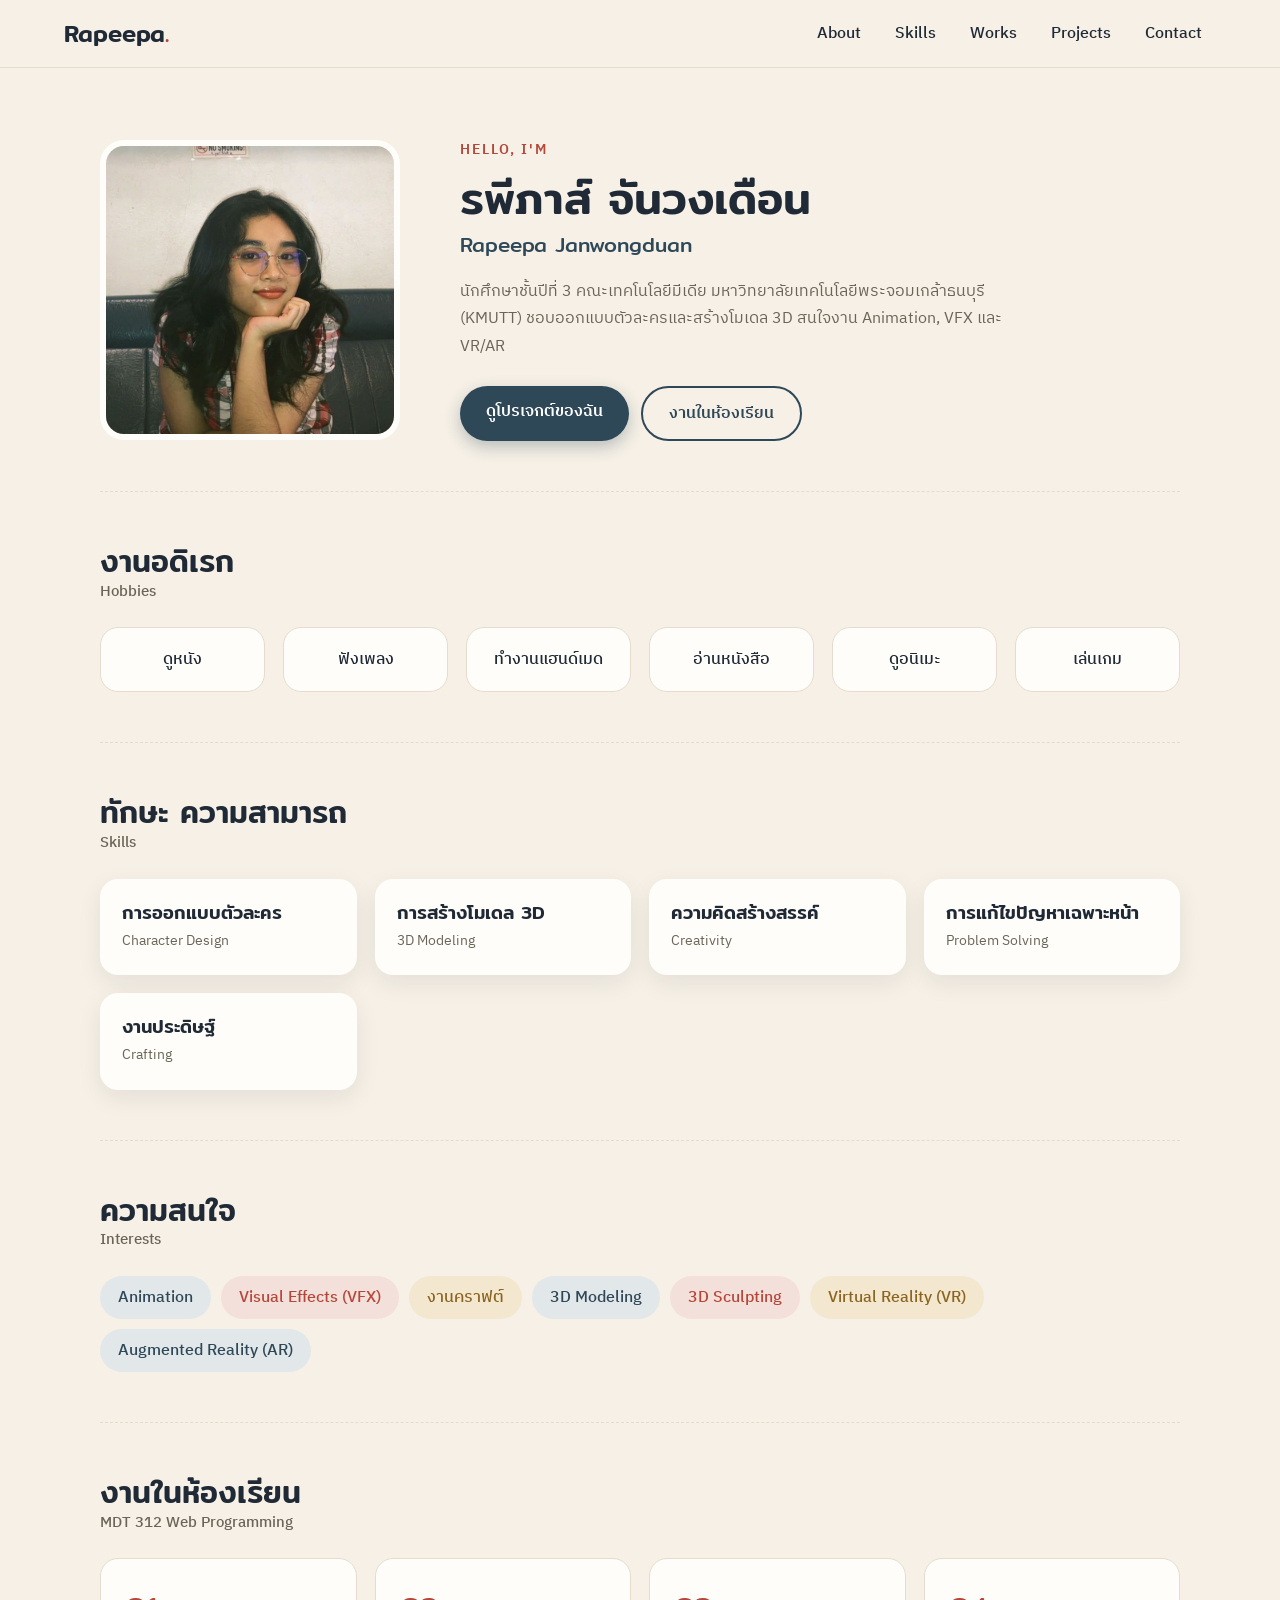
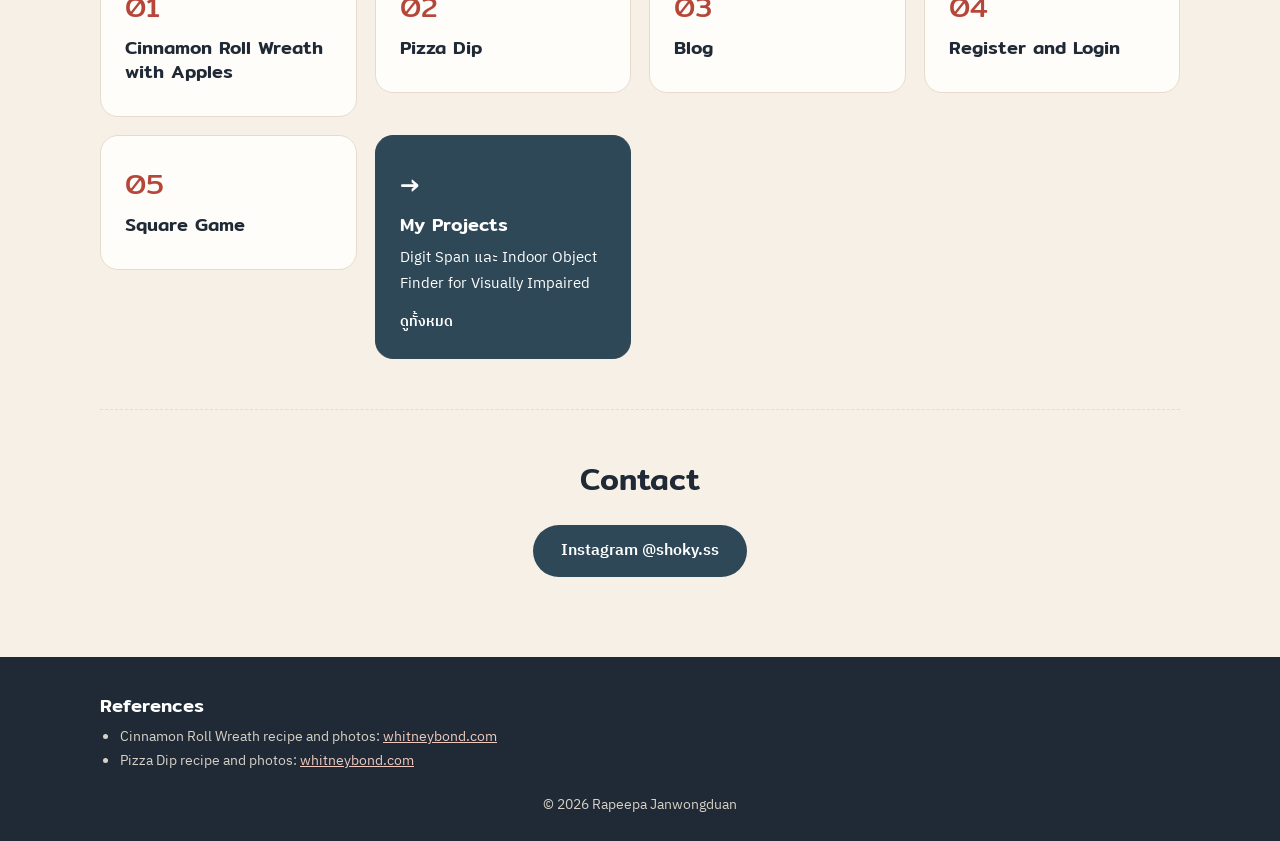
<file: index.html>
<!DOCTYPE html>
<html lang="th">
<head>
    <meta charset="UTF-8">
    <meta name="viewport" content="width=device-width, initial-scale=1.0">
    <title>Rapeepa Janwongduan | Portfolio</title>
    <link rel="preconnect" href="https://fonts.googleapis.com">
    <link rel="preconnect" href="https://fonts.gstatic.com" crossorigin>
    <link href="https://fonts.googleapis.com/css2?family=Mitr:wght@400;500;600&family=IBM+Plex+Sans+Thai:wght@400;500;600&display=swap" rel="stylesheet">
    <link rel="stylesheet" href="css/style.css">
    <script src="js/main.js"></script>
</head>
<body>

    <!-- ===== Navigation ===== -->
    <header class="navbar">
        <a href="index.html" class="logo">Rapeepa<span>.</span></a>
        <button class="menu-btn" id="menuBtn" aria-label="Open menu">&#9776;</button>
        <nav id="navLinks">
            <a href="#about">About</a>
            <a href="#skills">Skills</a>
            <a href="#works">Works</a>
            <a href="project.html">Projects</a>
            <a href="#contact">Contact</a>
        </nav>
    </header>

    <!-- ===== Hero ===== -->
    <section class="hero" id="about">
        <div class="hero-photo">
            <img src="images/profile.jpg" alt="รูปของรพีภาส์ จันวงเดือน">
        </div>
        <div class="hero-text">
            <p class="eyebrow">Hello, I'm</p>
            <h1>รพีภาส์ จันวงเดือน</h1>
            <p class="name-en">Rapeepa Janwongduan</p>
            <p class="intro">
                นักศึกษาชั้นปีที่ 3 คณะเทคโนโลยีมีเดีย มหาวิทยาลัยเทคโนโลยีพระจอมเกล้าธนบุรี (KMUTT)
                ชอบออกแบบตัวละครและสร้างโมเดล 3D สนใจงาน Animation, VFX และ VR/AR
            </p>
            <div class="hero-buttons">
                <a href="project.html" class="btn btn-primary">ดูโปรเจกต์ของฉัน</a>
                <a href="#works" class="btn btn-outline">งานในห้องเรียน</a>
            </div>
        </div>
    </section>

    <main>
        <!-- ===== Hobbies ===== -->
        <section class="section" id="hobbies">
            <h2 class="section-title">งานอดิเรก <span>Hobbies</span></h2>
            <div class="card-grid small">
                <div class="mini-card">ดูหนัง</div>
                <div class="mini-card">ฟังเพลง</div>
                <div class="mini-card">ทำงานแฮนด์เมด</div>
                <div class="mini-card">อ่านหนังสือ</div>
                <div class="mini-card">ดูอนิเมะ</div>
                <div class="mini-card">เล่นเกม</div>
            </div>
        </section>

        <!-- ===== Skills ===== -->
        <section class="section" id="skills">
            <h2 class="section-title">ทักษะ ความสามารถ <span>Skills</span></h2>
            <div class="card-grid">
                <div class="skill-card">
                    <h3>การออกแบบตัวละคร</h3>
                    <p>Character Design</p>
                </div>
                <div class="skill-card">
                    <h3>การสร้างโมเดล 3D</h3>
                    <p>3D Modeling</p>
                </div>
                <div class="skill-card">
                    <h3>ความคิดสร้างสรรค์</h3>
                    <p>Creativity</p>
                </div>
                <div class="skill-card">
                    <h3>การแก้ไขปัญหาเฉพาะหน้า</h3>
                    <p>Problem Solving</p>
                </div>
                <div class="skill-card">
                    <h3>งานประดิษฐ์</h3>
                    <p>Crafting</p>
                </div>
            </div>
        </section>

        <!-- ===== Interests ===== -->
        <section class="section" id="interests">
            <h2 class="section-title">ความสนใจ <span>Interests</span></h2>
            <ul class="tag-list">
                <li>Animation</li>
                <li>Visual Effects (VFX)</li>
                <li>งานคราฟต์</li>
                <li>3D Modeling</li>
                <li>3D Sculpting</li>
                <li>Virtual Reality (VR)</li>
                <li>Augmented Reality (AR)</li>
            </ul>
        </section>

        <!-- ===== Class Assignments ===== -->
        <section class="section" id="works">
            <h2 class="section-title">งานในห้องเรียน <span>MDT 312 Web Programming</span></h2>
            <div class="card-grid works-grid">
                <a href="assignments/cinnamon-roll/recipe.html" class="work-card">
                    <span class="work-no">01</span>
                    <h3>Cinnamon Roll Wreath with Apples</h3>
                </a>
                <a href="assignments/pizza-dip/recipe.html" class="work-card">
                    <span class="work-no">02</span>
                    <h3>Pizza Dip</h3>
                </a>
                <a href="assignments/blog/index.html" class="work-card">
                    <span class="work-no">03</span>
                    <h3>Blog</h3>
                </a>
                <a href="assignments/register-login/register.html" class="work-card">
                    <span class="work-no">04</span>
                    <h3>Register and Login</h3>
                </a>
                <a href="assignments/square-game/index.html" class="work-card">
                    <span class="work-no">05</span>
                    <h3>Square Game</h3>
                </a>
                <a href="project.html" class="work-card highlight">
                    <span class="work-no">→</span>
                    <h3>My Projects</h3>
                    <p>Digit Span และ Indoor Object Finder for Visually Impaired</p>
                    <span class="work-tags">ดูทั้งหมด</span>
                </a>
            </div>
        </section>

        <!-- ===== Contact ===== -->
        <section class="section contact" id="contact">
            <h2 class="section-title">Contact</h2>
            <div class="social-links">
                <a href="https://www.instagram.com/shoky.ss/" target="_blank" rel="noopener" class="social-btn">
                    Instagram @shoky.ss
                </a>
            </div>
        </section>
    </main>

    <!-- ===== Footer + References ===== -->
    <footer class="footer">
        <div class="references">
            <h3>References</h3>
            <ul>
                <li>Cinnamon Roll Wreath recipe and photos: <a href="https://whitneybond.com/cinnamon-roll-wreath/" target="_blank" rel="noopener">whitneybond.com</a></li>
                <li>Pizza Dip recipe and photos: <a href="https://whitneybond.com/pizza-dip/" target="_blank" rel="noopener">whitneybond.com</a></li>            </ul>
        </div>
        <p class="copyright">&copy; <span id="year">2026</span> Rapeepa Janwongduan</p>
    </footer>

</body>
</html>
</file>
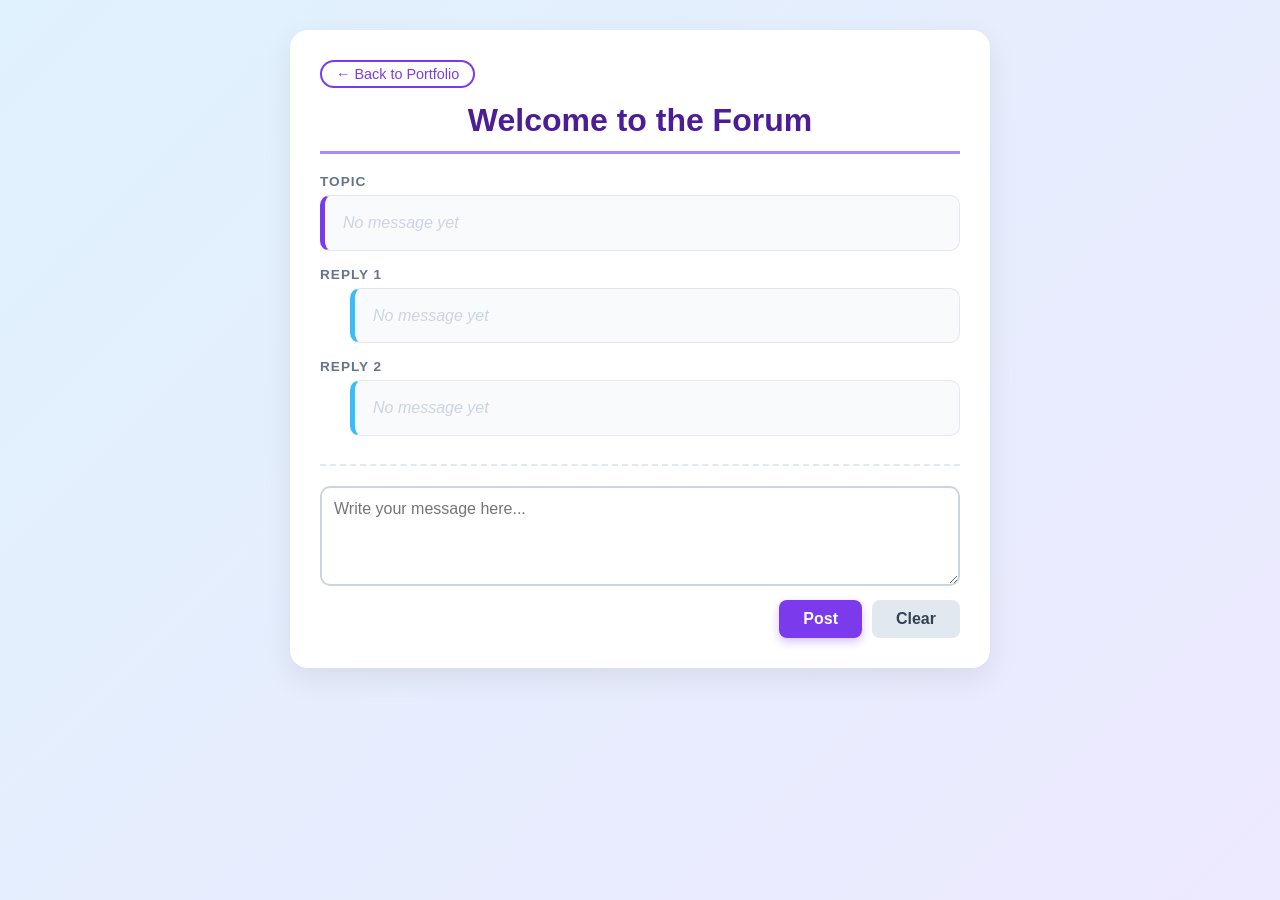
<file: assignments/blog/index.html>
<!DOCTYPE html>
<html lang="en">
<head>
	<meta charset='utf-8'>
	<meta http-equiv='X-UA-Compatible' content='IE=edge'>
	<title>Blogger</title>
	<meta name='viewport' content='width=device-width, initial-scale=1'>
	<link rel='stylesheet' type='text/css' media='screen' href='main.css'>
	<script src='java.js'></script>
</head>
<body>
	<div class="forum">
		<a href="../../index.html#works" class="back-link">&larr; Back to Portfolio</a>
		<h1 id="top"></h1>

		<p class="label">Topic</p>
		<div id="topic" class="post"></div>

		<p class="label">Reply 1</p>
		<div id="reply1" class="post reply"></div>

		<p class="label">Reply 2</p>
		<div id="reply2" class="post reply"></div>

		<div class="write-box">
			<textarea name="message" id="message" placeholder="Write your message here..."></textarea>
			<div class="buttons">
				<button type="button" class="post-btn" onclick="postFunction()">Post</button>
				<button type="button" class="clear-btn" onclick="clearFunction()">Clear</button>
			</div>
		</div>
	</div>
</body>
</html>
</file>
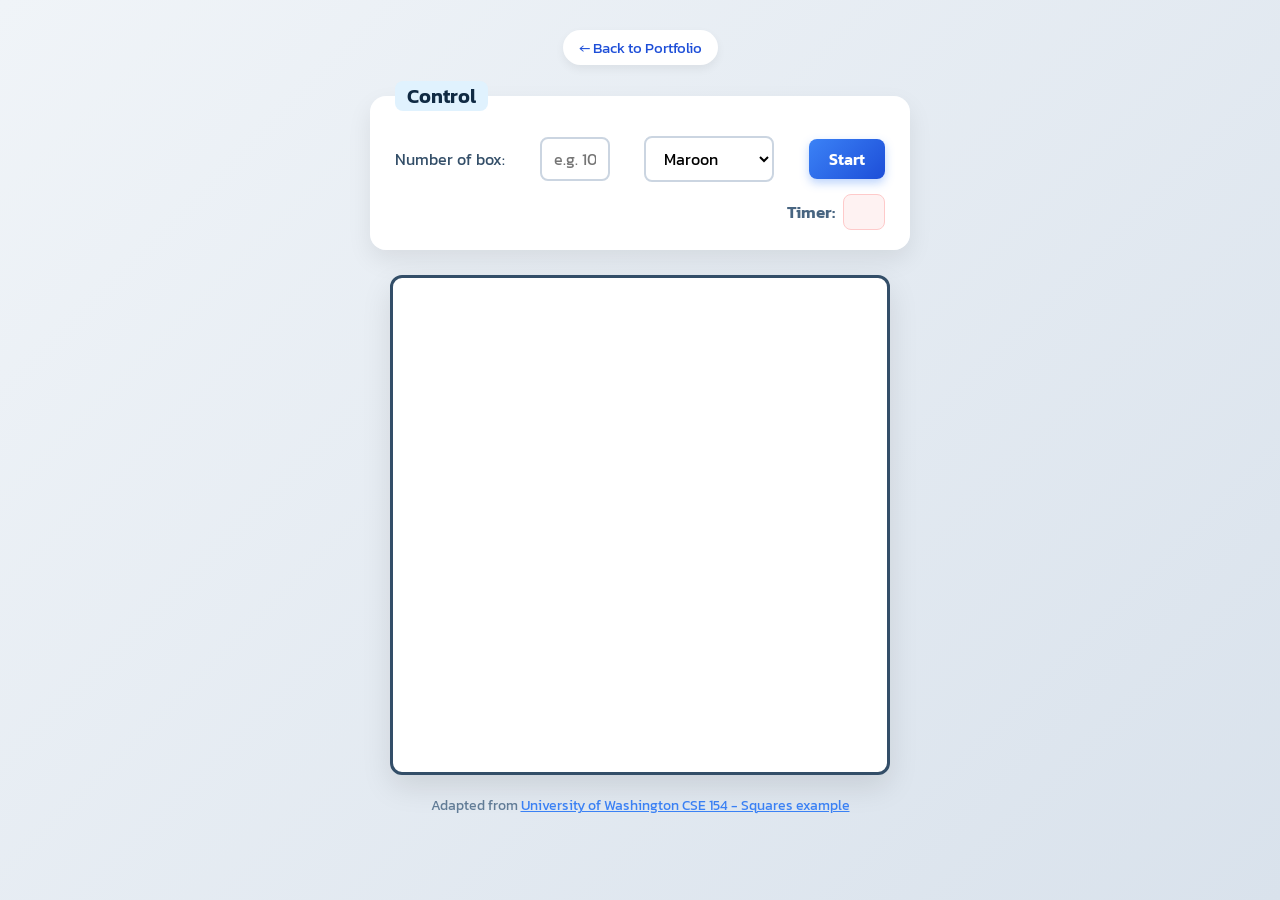
<file: assignments/square-game/index.html>
<!DOCTYPE html>
<html lang="en">
	<head>
		<meta charset="UTF-8">
		<meta name="viewport" content="width=device-width, initial-scale=1.0">
		<title>Square game</title>
		<script type="text/javascript" src="game.js"></script>
		<link rel="stylesheet" type="text/css" href="game.css">
	</head>
	<body>
		<a href="../../index.html#works" class="back-link">&larr; Back to Portfolio</a>
		<!-- these codes were adapted from https://courses.cs.washington.edu/courses/cse154/17sp/lecture/more-dom/code/squares.html  -->

		<fieldset>
			<legend>Control</legend>
			<label for="numbox">Number of box: </label>
			<input type="text" name="numbox" id="numbox" placeholder="e.g. 10">
			<select name="color" id="color">
				<option value="maroon">Maroon</option>
				<option value="lightgreen">Lightgreen</option>
				<option value="magenta">Magenta</option>
			</select>
			<button id="start">Start</button>
			<div id="timerClock"> Timer:
				<div id="clock"></div>
			</div>
		</fieldset>

		<div id="container">
			<div id="layer"></div>
		</div>

		<p class="credit">Adapted from <a href="https://courses.cs.washington.edu/courses/cse154/17sp/lecture/more-dom/code/squares.html" target="_blank">University of Washington CSE 154 - Squares example</a></p>
	
	</body>
</html>
</file>
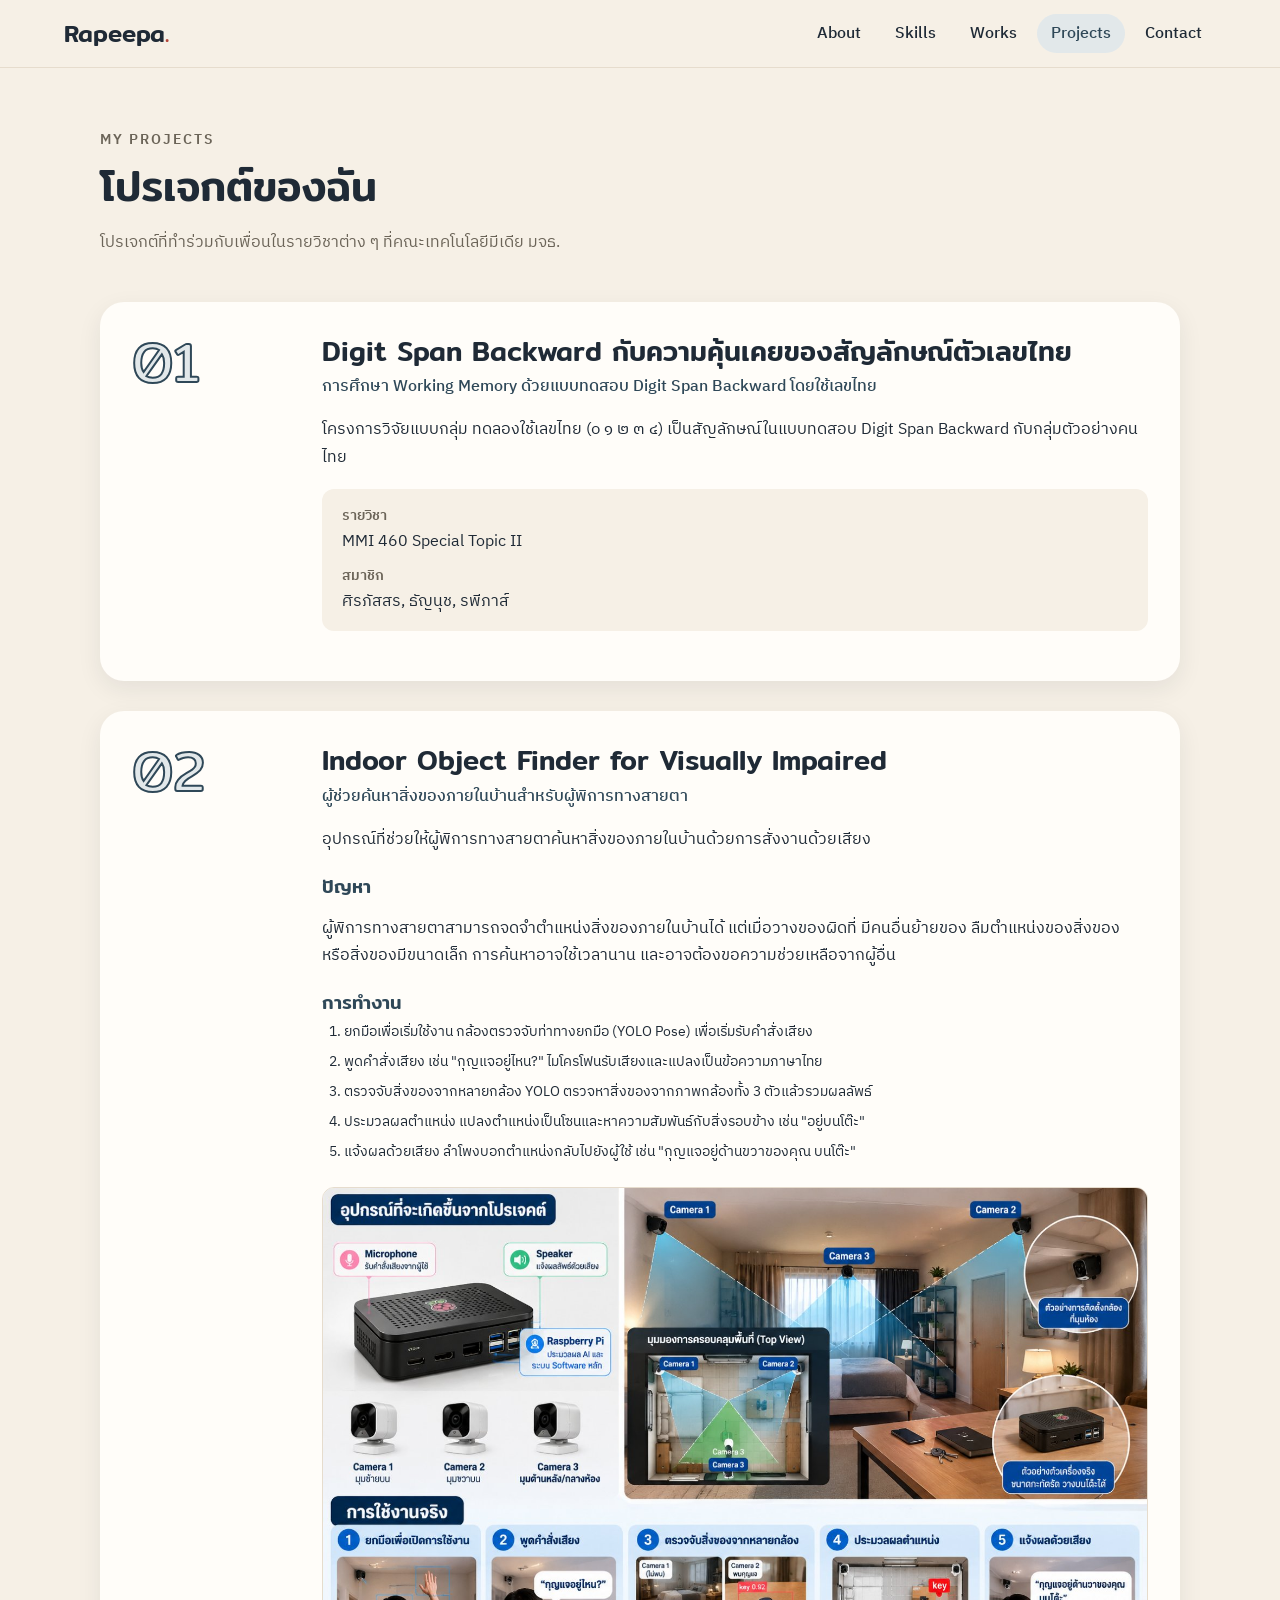
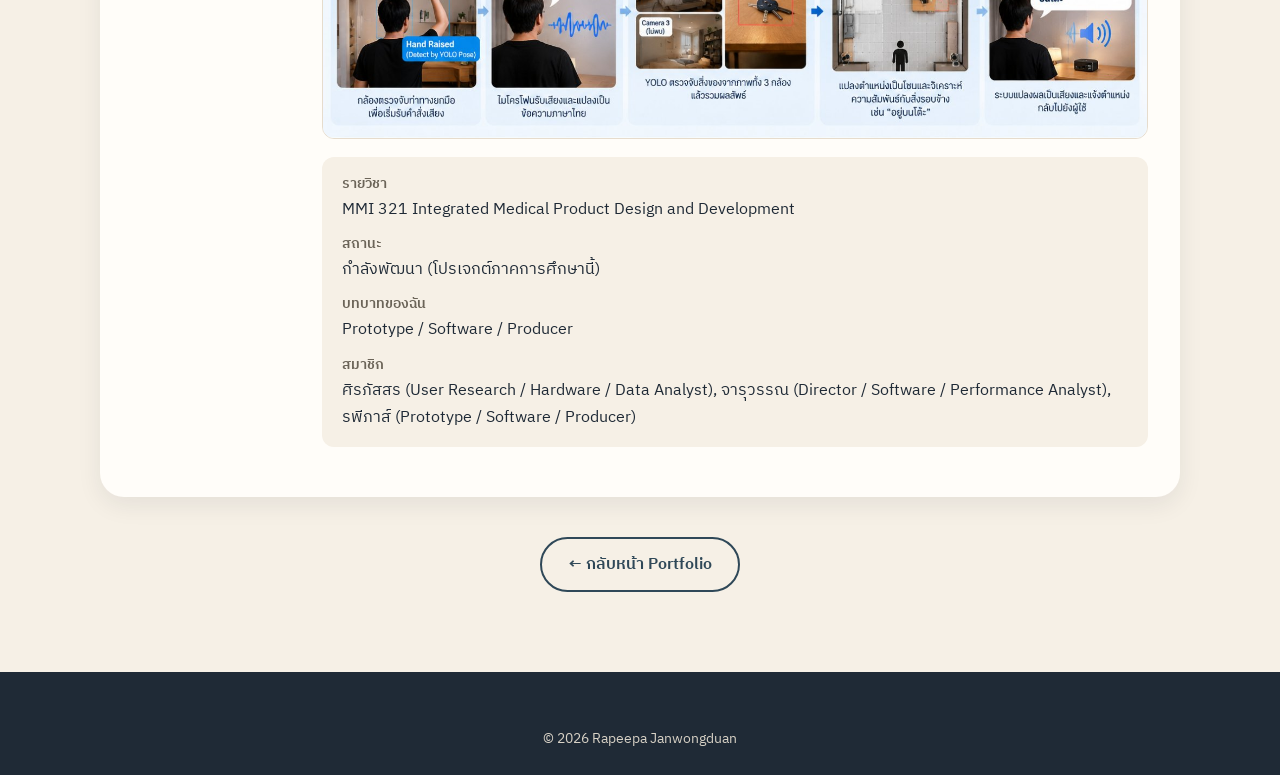
<file: project.html>
<!DOCTYPE html>
<html lang="th">
<head>
    <meta charset="UTF-8">
    <meta name="viewport" content="width=device-width, initial-scale=1.0">
    <title>Projects | Rapeepa Janwongduan</title>
    <link rel="preconnect" href="https://fonts.googleapis.com">
    <link rel="preconnect" href="https://fonts.gstatic.com" crossorigin>
    <link href="https://fonts.googleapis.com/css2?family=Mitr:wght@400;500;600&family=IBM+Plex+Sans+Thai:wght@400;500;600&display=swap" rel="stylesheet">
    <link rel="stylesheet" href="css/style.css">
    <script src="js/main.js"></script>
</head>
<body>

    <!-- ===== Navigation ===== -->
    <header class="navbar">
        <a href="index.html" class="logo">Rapeepa<span>.</span></a>
        <button class="menu-btn" id="menuBtn" aria-label="Open menu">&#9776;</button>
        <nav id="navLinks">
            <a href="index.html#about">About</a>
            <a href="index.html#skills">Skills</a>
            <a href="index.html#works">Works</a>
            <a href="project.html" class="active">Projects</a>
            <a href="index.html#contact">Contact</a>
        </nav>
    </header>

    <!-- ===== Page header ===== -->
    <section class="page-header">
        <p class="eyebrow">My Projects</p>
        <h1>โปรเจกต์ของฉัน</h1>
        <p>โปรเจกต์ที่ทำร่วมกับเพื่อนในรายวิชาต่าง ๆ ที่คณะเทคโนโลยีมีเดีย มจธ.</p>
    </section>

    <main>
        <!-- ===== Project 1 ===== -->
        <article class="project-card">
            <div class="project-label">
                <span class="project-no">01</span>
            </div>
            <div class="project-body">
                <h2>Digit Span Backward กับความคุ้นเคยของสัญลักษณ์ตัวเลขไทย</h2>
                <p class="project-sub">การศึกษา Working Memory ด้วยแบบทดสอบ Digit Span Backward โดยใช้เลขไทย</p>
                <p>
                    โครงการวิจัยแบบกลุ่ม ทดลองใช้เลขไทย (๐ ๑ ๒ ๓ ๔) เป็นสัญลักษณ์ในแบบทดสอบ Digit Span Backward
                    กับกลุ่มตัวอย่างคนไทย
                </p>

                <dl class="project-info">
                    <div>
                        <dt>รายวิชา</dt>
                        <dd>MMI 460 Special Topic II</dd>
                    </div>
                    <div>
                        <dt>สมาชิก</dt>
                        <dd>ศิรภัสสร, ธัญนุช, รพีภาส์</dd>
                    </div>
                </dl>
            </div>
        </article>

        <!-- ===== Project 2 ===== -->
        <article class="project-card">
            <div class="project-label">
                <span class="project-no">02</span>
            </div>
            <div class="project-body">
                <h2>Indoor Object Finder for Visually Impaired</h2>
                <p class="project-sub">ผู้ช่วยค้นหาสิ่งของภายในบ้านสำหรับผู้พิการทางสายตา</p>
                <p>
                    อุปกรณ์ที่ช่วยให้ผู้พิการทางสายตาค้นหาสิ่งของภายในบ้านด้วยการสั่งงานด้วยเสียง
                </p>

                <h3 class="project-heading">ปัญหา</h3>
                <p>
                    ผู้พิการทางสายตาสามารถจดจำตำแหน่งสิ่งของภายในบ้านได้ แต่เมื่อวางของผิดที่ มีคนอื่นย้ายของ
                    ลืมตำแหน่งของสิ่งของ หรือสิ่งของมีขนาดเล็ก การค้นหาอาจใช้เวลานาน และอาจต้องขอความช่วยเหลือจากผู้อื่น
                </p>

                <h3 class="project-heading">การทำงาน</h3>
                <ol class="step-list">
                    <li>ยกมือเพื่อเริ่มใช้งาน กล้องตรวจจับท่าทางยกมือ (YOLO Pose) เพื่อเริ่มรับคำสั่งเสียง</li>
                    <li>พูดคำสั่งเสียง เช่น "กุญแจอยู่ไหน?" ไมโครโฟนรับเสียงและแปลงเป็นข้อความภาษาไทย</li>
                    <li>ตรวจจับสิ่งของจากหลายกล้อง YOLO ตรวจหาสิ่งของจากภาพกล้องทั้ง 3 ตัวแล้วรวมผลลัพธ์</li>
                    <li>ประมวลผลตำแหน่ง แปลงตำแหน่งเป็นโซนและหาความสัมพันธ์กับสิ่งรอบข้าง เช่น "อยู่บนโต๊ะ"</li>
                    <li>แจ้งผลด้วยเสียง ลำโพงบอกตำแหน่งกลับไปยังผู้ใช้ เช่น "กุญแจอยู่ด้านขวาของคุณ บนโต๊ะ"</li>
                </ol>

                <figure class="project-figure">
                    <img src="images/indoor-object-finder.jpg" alt="ภาพอุปกรณ์ การติดตั้งกล้อง 3 ตัว และขั้นตอนการใช้งานของ Indoor Object Finder">
                </figure>

                <dl class="project-info">
                    <div>
                        <dt>รายวิชา</dt>
                        <dd>MMI 321 Integrated Medical Product Design and Development</dd>
                    </div>
                    <div>
                        <dt>สถานะ</dt>
                        <dd>กำลังพัฒนา (โปรเจกต์ภาคการศึกษานี้)</dd>
                    </div>
                    <div>
                        <dt>บทบาทของฉัน</dt>
                        <dd>Prototype / Software / Producer</dd>
                    </div>
                    <div>
                        <dt>สมาชิก</dt>
                        <dd>ศิรภัสสร (User Research / Hardware / Data Analyst),
                            จารุวรรณ (Director / Software / Performance Analyst),
                            รพีภาส์ (Prototype / Software / Producer)</dd>
                    </div>
                </dl>
            </div>
        </article>

        <div class="back-home">
            <a href="index.html" class="btn btn-outline">&larr; กลับหน้า Portfolio</a>
        </div>
    </main>

    <footer class="footer">
        <p class="copyright">&copy; <span id="year">2026</span> Rapeepa Janwongduan</p>
    </footer>

</body>
</html>
</file>
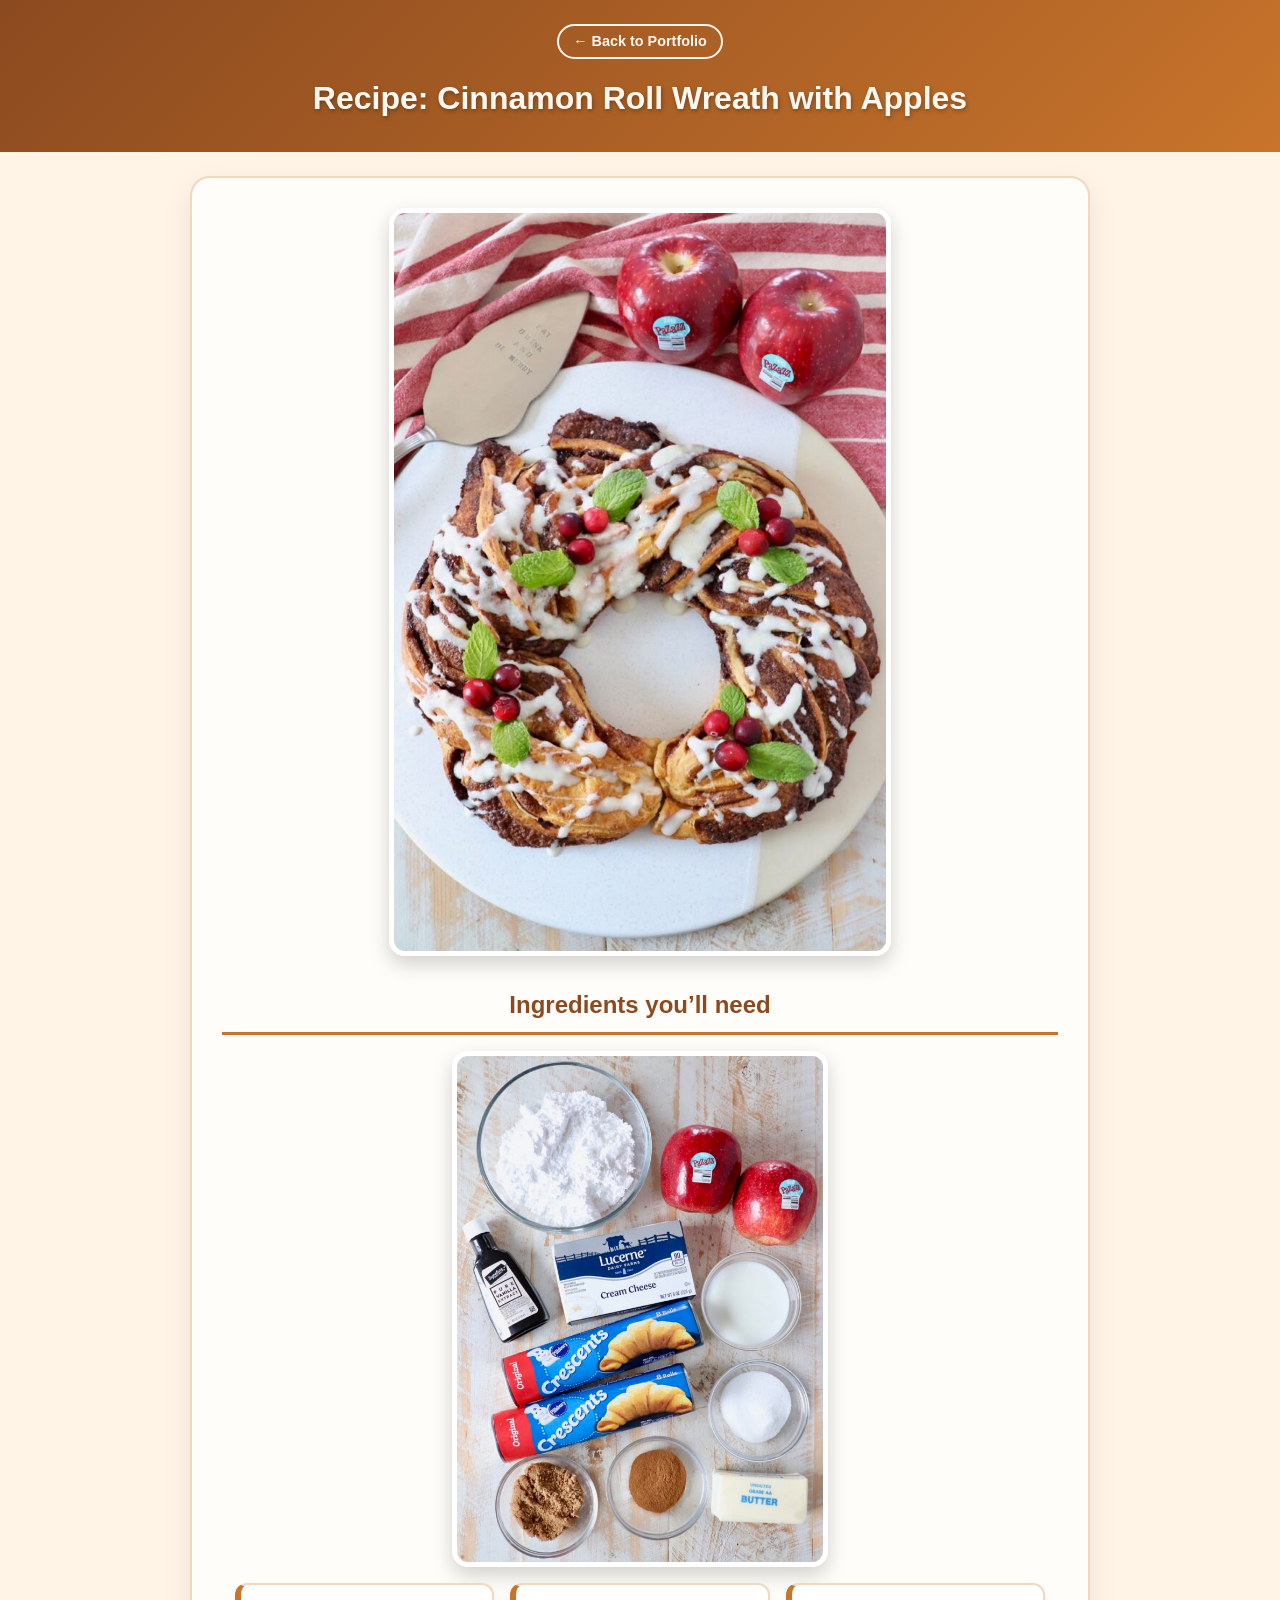
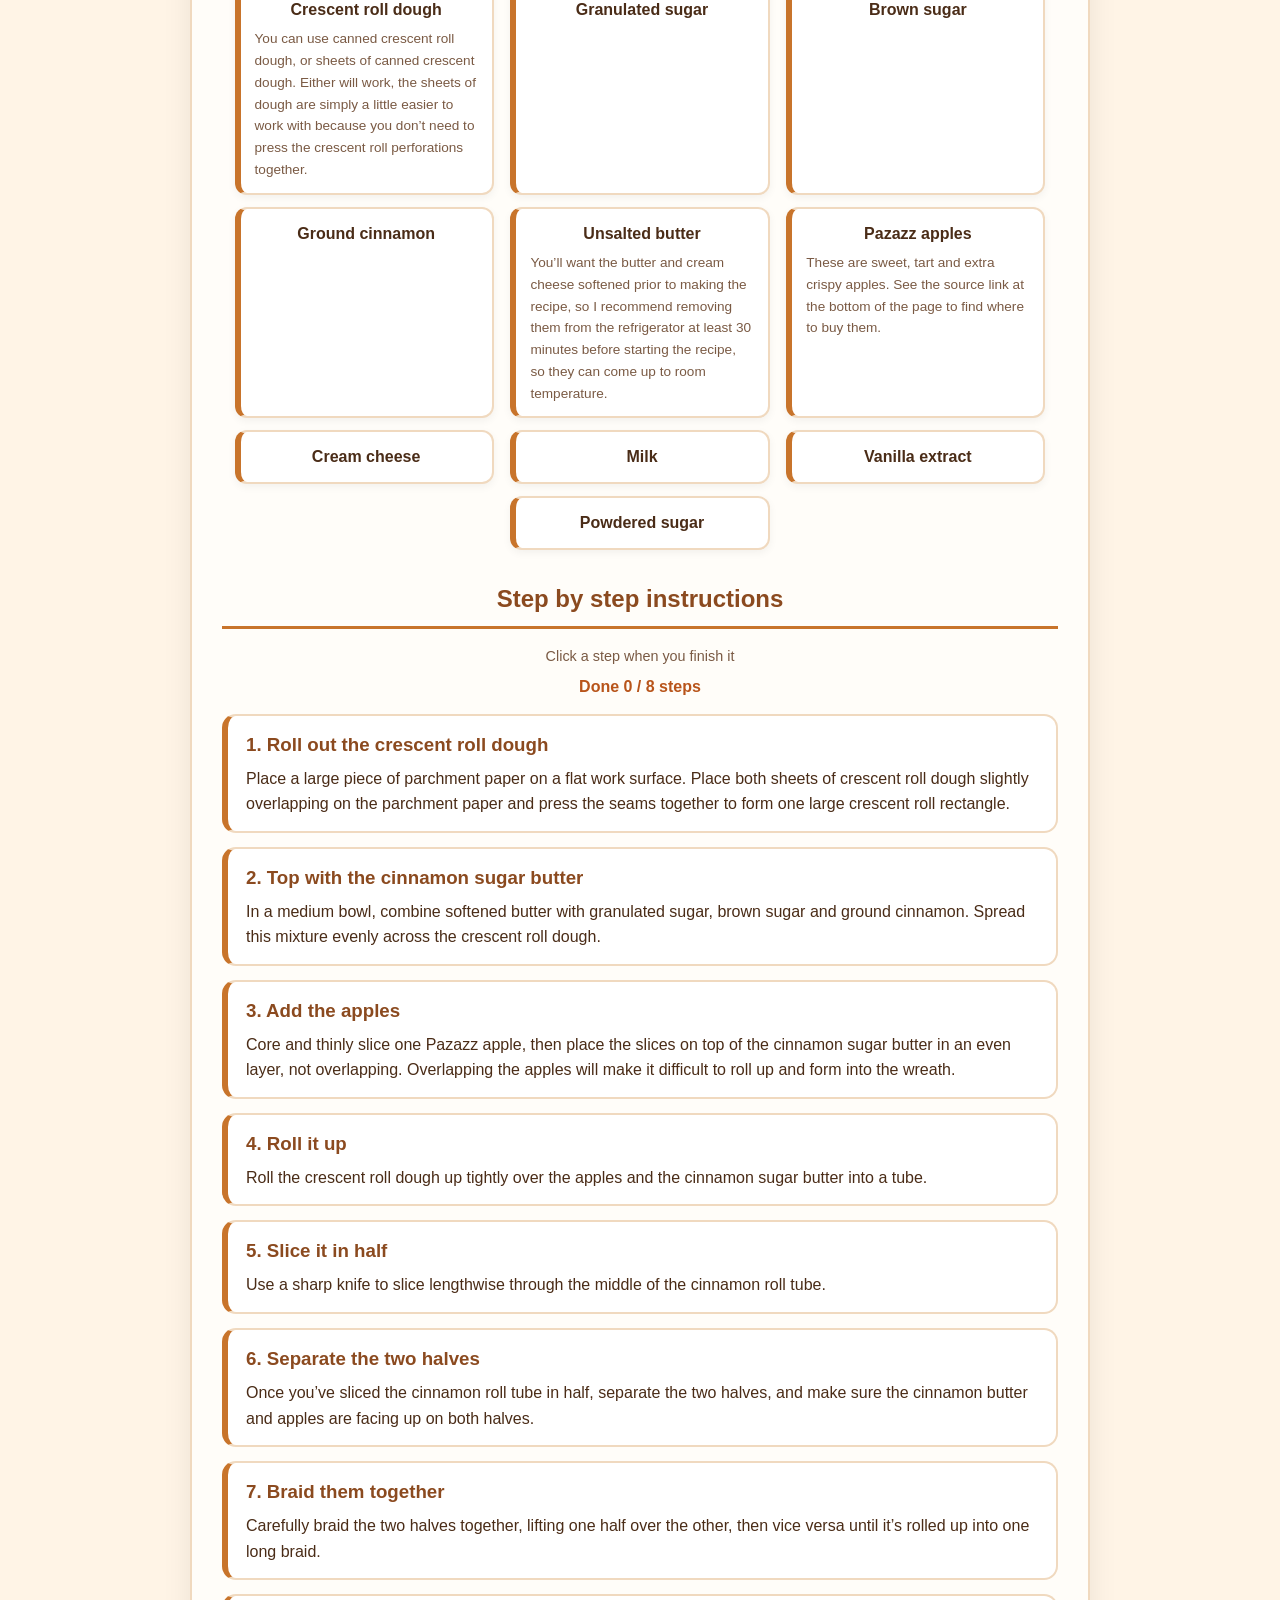
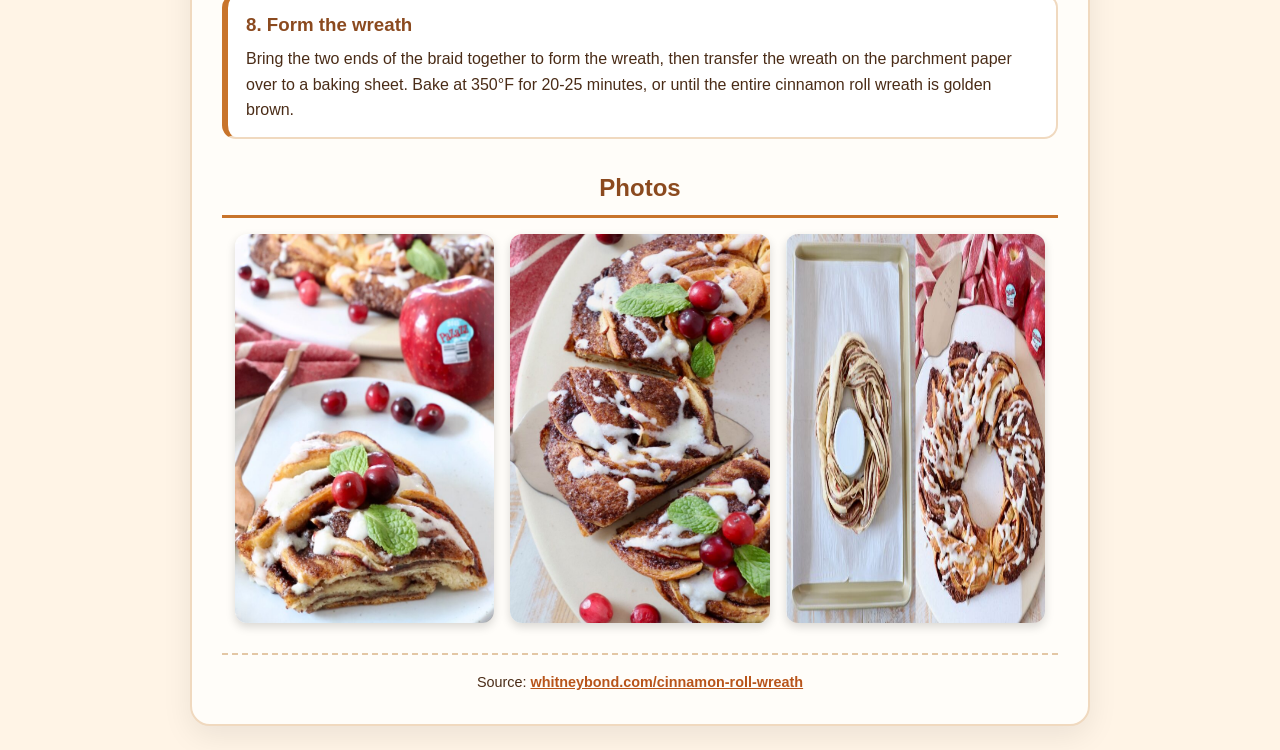
<file: assignments/cinnamon-roll/recipe.html>
<!DOCTYPE html>
<html lang="en">
<head>
	<meta charset="utf-8">
	<meta name="viewport" content="width=device-width, initial-scale=1">
	<title>Cinnamon Roll Wreath with Apples</title>
	<link rel="stylesheet" type="text/css" href="style.css">
	<script src="script.js"></script>
</head>
<body>
	<header class="page-header">
		<a href="../../index.html#works" class="back-link">&larr; Back to Portfolio</a>
		<h1>Recipe: Cinnamon Roll Wreath with Apples</h1>
	</header>

	<main class="card-layout">

		<section>
			<img src="pic/cinnamon-5.jpeg" class="hero-img" alt="Cinnamon roll wreath with apples">
		</section>

		<section>
			<h2>Ingredients you’ll need</h2>
			<img src="pic/cinnamon-1.jpeg" class="section-img" alt="Ingredients for the cinnamon roll wreath">
			<ul class="flex-container ingredients">
				<li><strong>Crescent roll dough</strong><span class="note">You can use canned crescent roll dough, or sheets of canned crescent dough. Either will work, the sheets of dough are simply a little easier to work with because you don’t need to press the crescent roll perforations together.</span></li>
				<li><strong>Granulated sugar</strong></li>
				<li><strong>Brown sugar</strong></li>
				<li><strong>Ground cinnamon</strong></li>
				<li><strong>Unsalted butter</strong><span class="note">You’ll want the butter and cream cheese softened prior to making the recipe, so I recommend removing them from the refrigerator at least 30 minutes before starting the recipe, so they can come up to room temperature.</span></li>
				<li><strong>Pazazz apples</strong><span class="note">These are sweet, tart and extra crispy apples. See the source link at the bottom of the page to find where to buy them.</span></li>
				<li><strong>Cream cheese</strong></li>
				<li><strong>Milk</strong></li>
				<li><strong>Vanilla extract</strong></li>
				<li><strong>Powdered sugar</strong></li>
			</ul>
		</section>

		<section>
			<h2>Step by step instructions</h2>
			<p class="hint">Click a step when you finish it</p>
			<p class="progress" id="progress"></p>

			<div class="steps">
				<article class="step">
					<h3>1. Roll out the crescent roll dough</h3>
					<p>Place a large piece of parchment paper on a flat work surface. Place both sheets of crescent roll dough slightly overlapping on the parchment paper and press the seams together to form one large crescent roll rectangle.</p>
				</article>

				<article class="step">
					<h3>2. Top with the cinnamon sugar butter</h3>
					<p>In a medium bowl, combine softened butter with granulated sugar, brown sugar and ground cinnamon. Spread this mixture evenly across the crescent roll dough.</p>
				</article>

				<article class="step">
					<h3>3. Add the apples</h3>
					<p>Core and thinly slice one Pazazz apple, then place the slices on top of the cinnamon sugar butter in an even layer, not overlapping. Overlapping the apples will make it difficult to roll up and form into the wreath.</p>
				</article>

				<article class="step">
					<h3>4. Roll it up</h3>
					<p>Roll the crescent roll dough up tightly over the apples and the cinnamon sugar butter into a tube.</p>
				</article>

				<article class="step">
					<h3>5. Slice it in half</h3>
					<p>Use a sharp knife to slice lengthwise through the middle of the cinnamon roll tube.</p>
				</article>

				<article class="step">
					<h3>6. Separate the two halves</h3>
					<p>Once you’ve sliced the cinnamon roll tube in half, separate the two halves, and make sure the cinnamon butter and apples are facing up on both halves.</p>
				</article>

				<article class="step">
					<h3>7. Braid them together</h3>
					<p>Carefully braid the two halves together, lifting one half over the other, then vice versa until it’s rolled up into one long braid.</p>
				</article>

				<article class="step">
					<h3>8. Form the wreath</h3>
					<p>Bring the two ends of the braid together to form the wreath, then transfer the wreath on the parchment paper over to a baking sheet. Bake at 350°F for 20-25 minutes, or until the entire cinnamon roll wreath is golden brown.</p>
				</article>
			</div>
		</section>

		<section>
			<h2>Photos</h2>
			<div class="flex-container gallery">
				<img src="pic/cinnamon-3.jpeg" alt="Cinnamon roll wreath photo 1">
				<img src="pic/cinnamon-4.jpeg" alt="Cinnamon roll wreath photo 2">
				<img src="pic/cinnamon-6.jpeg" alt="Cinnamon roll wreath photo 3">
			</div>
		</section>

		<footer class="source">
			Source: <a href="https://whitneybond.com/cinnamon-roll-wreath/" target="_blank" rel="noopener">whitneybond.com/cinnamon-roll-wreath</a>
		</footer>
	</main>
</body>
</html>
</file>
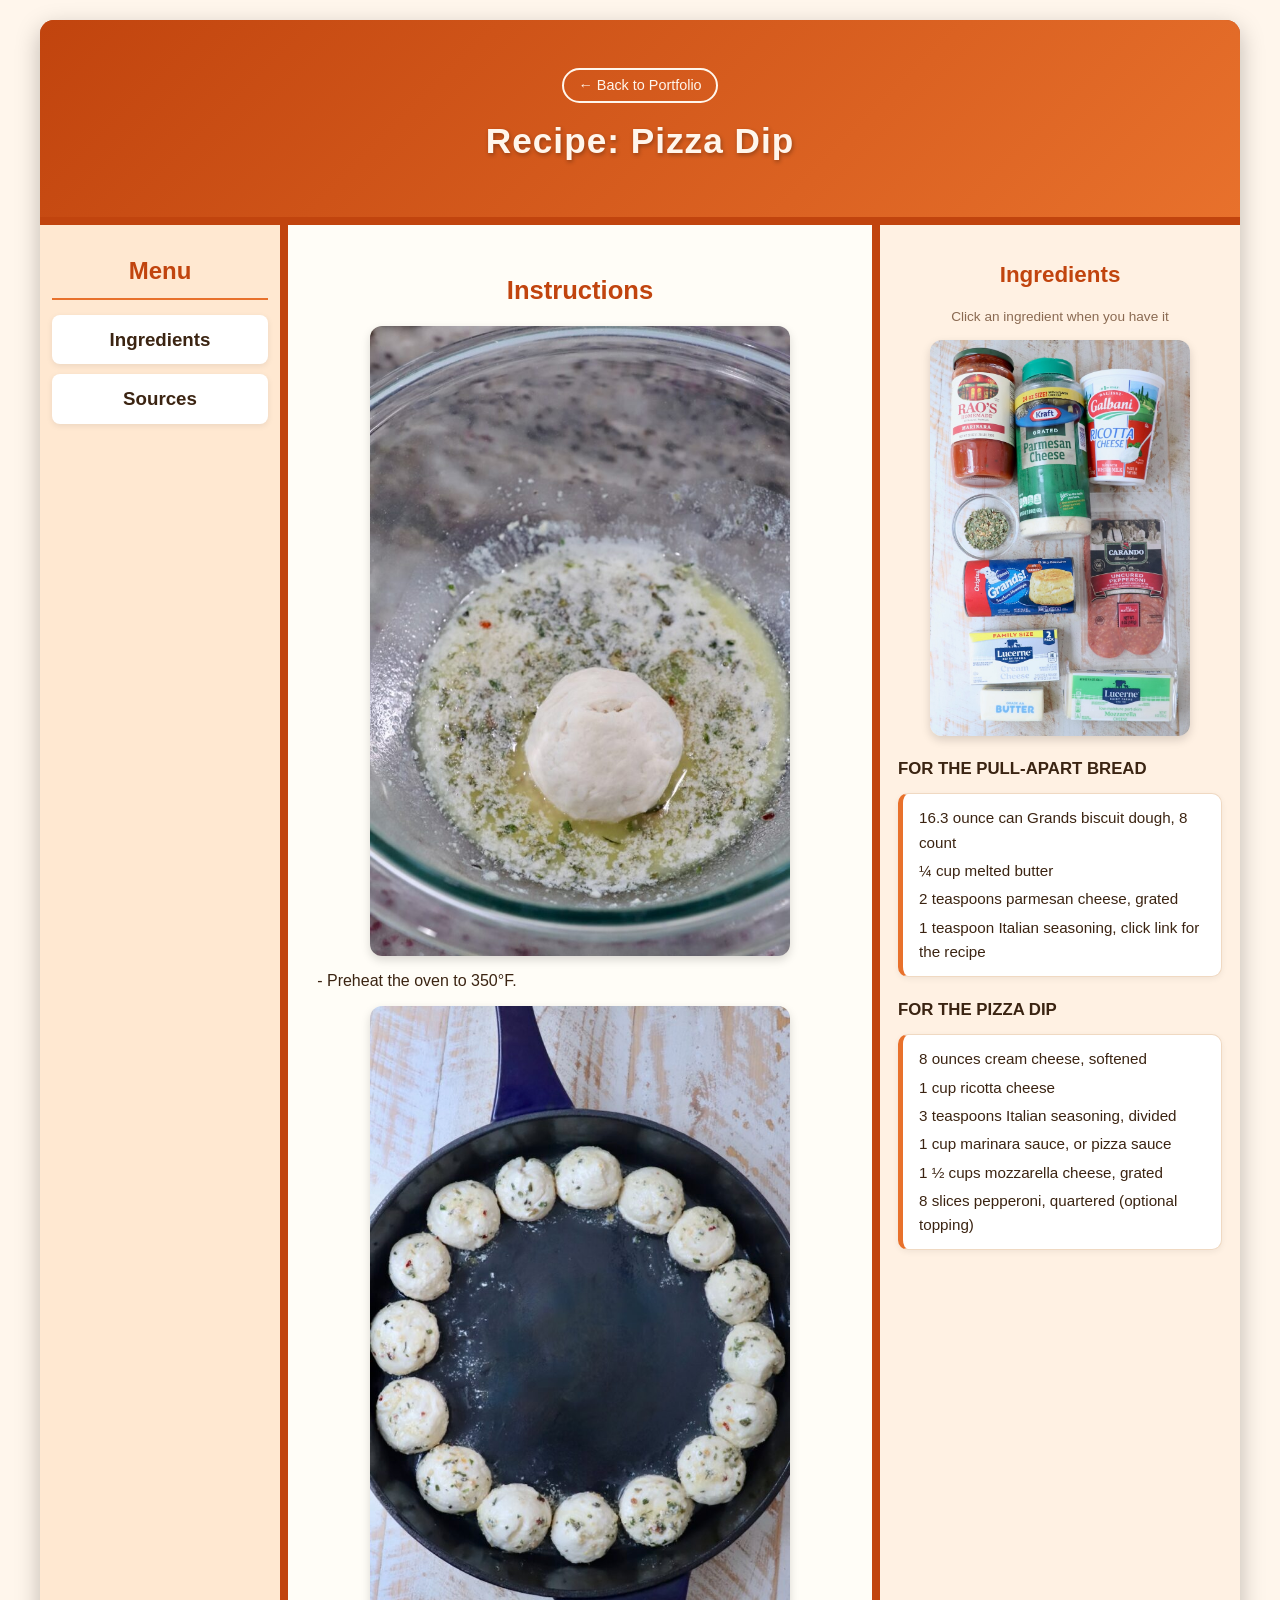
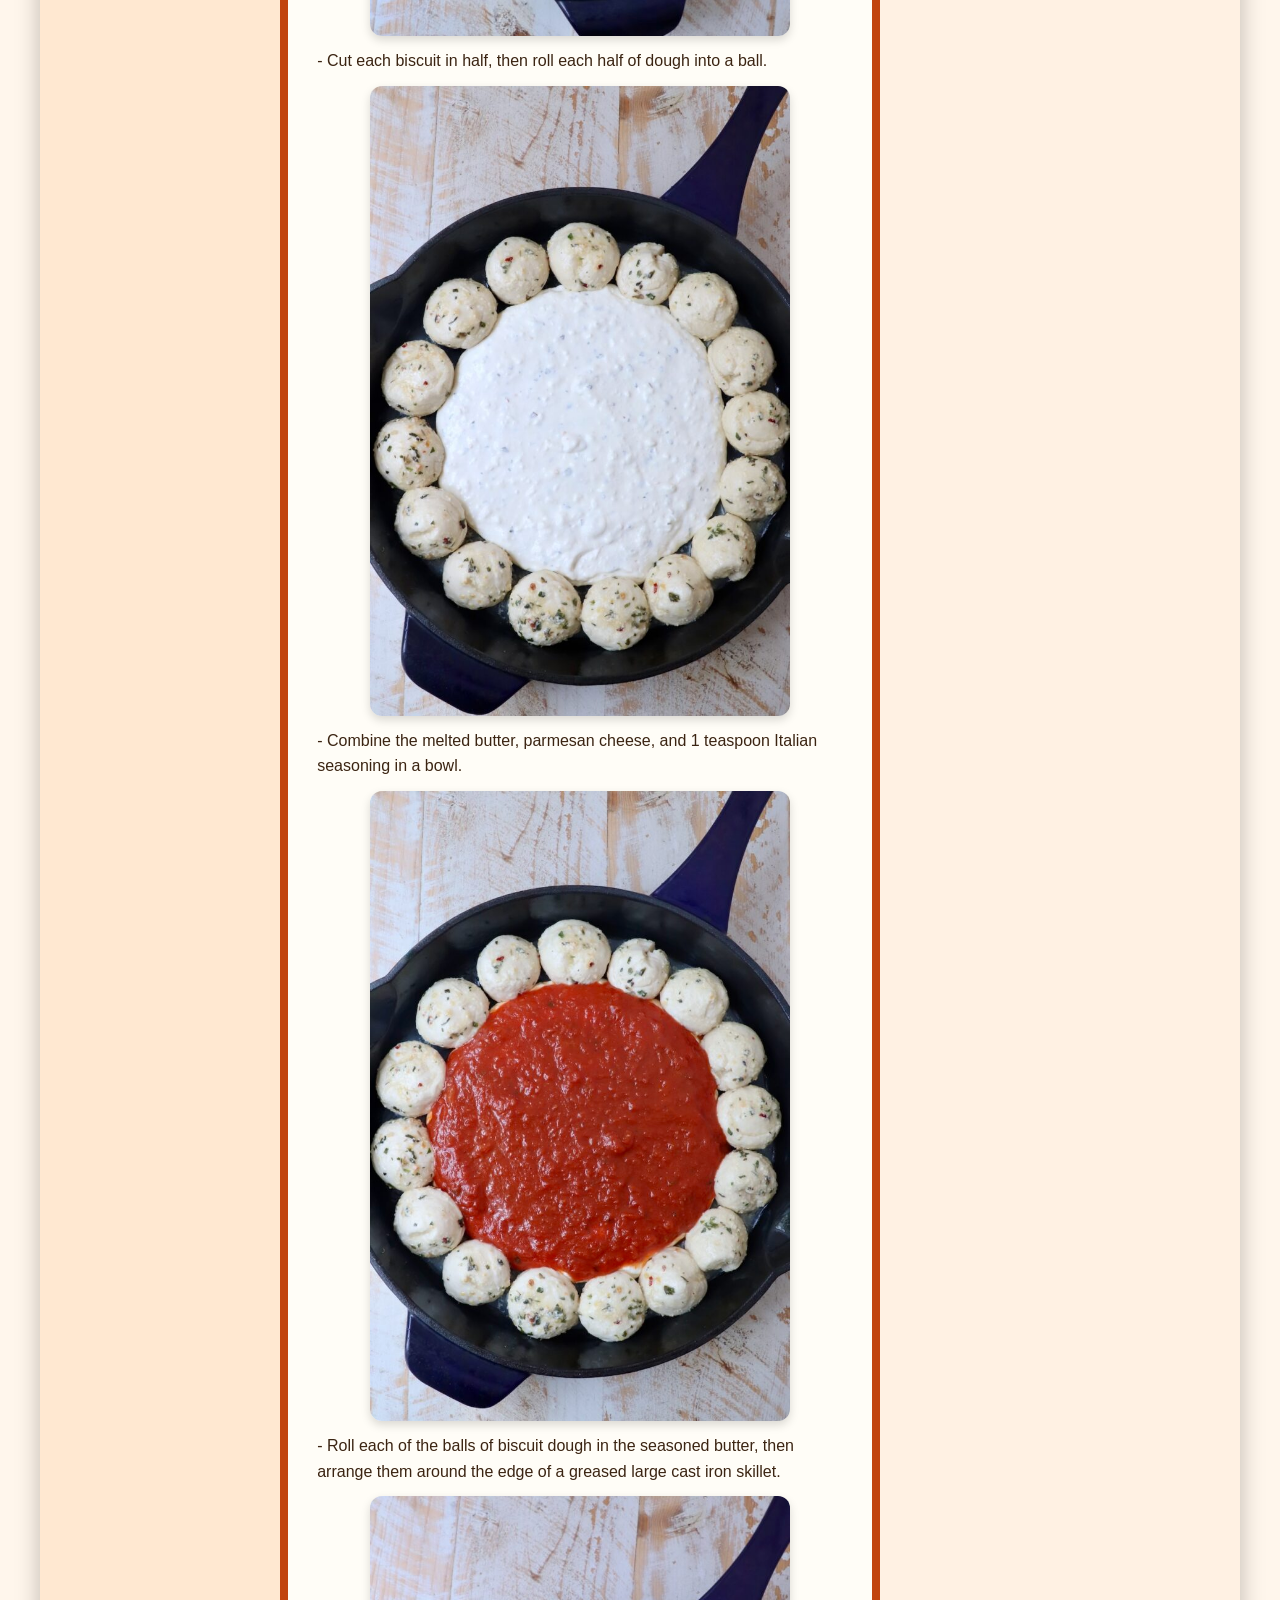
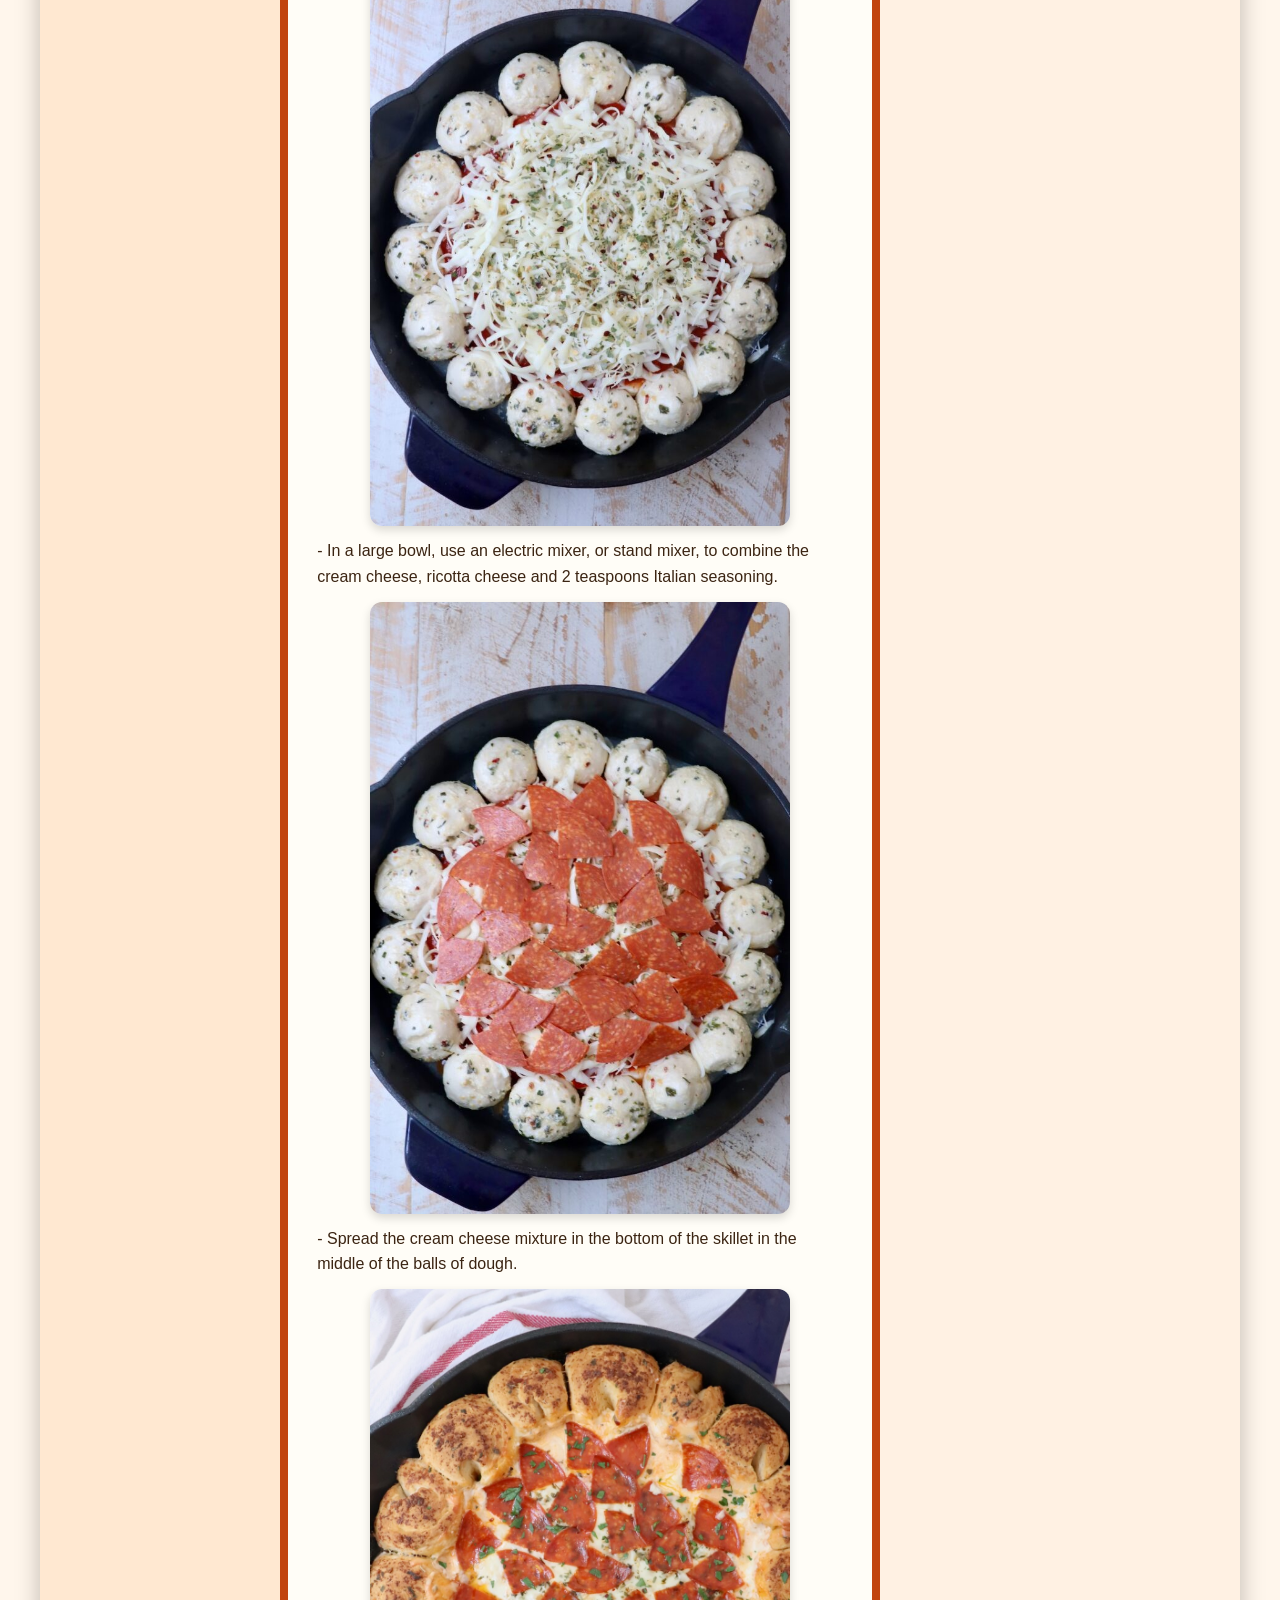
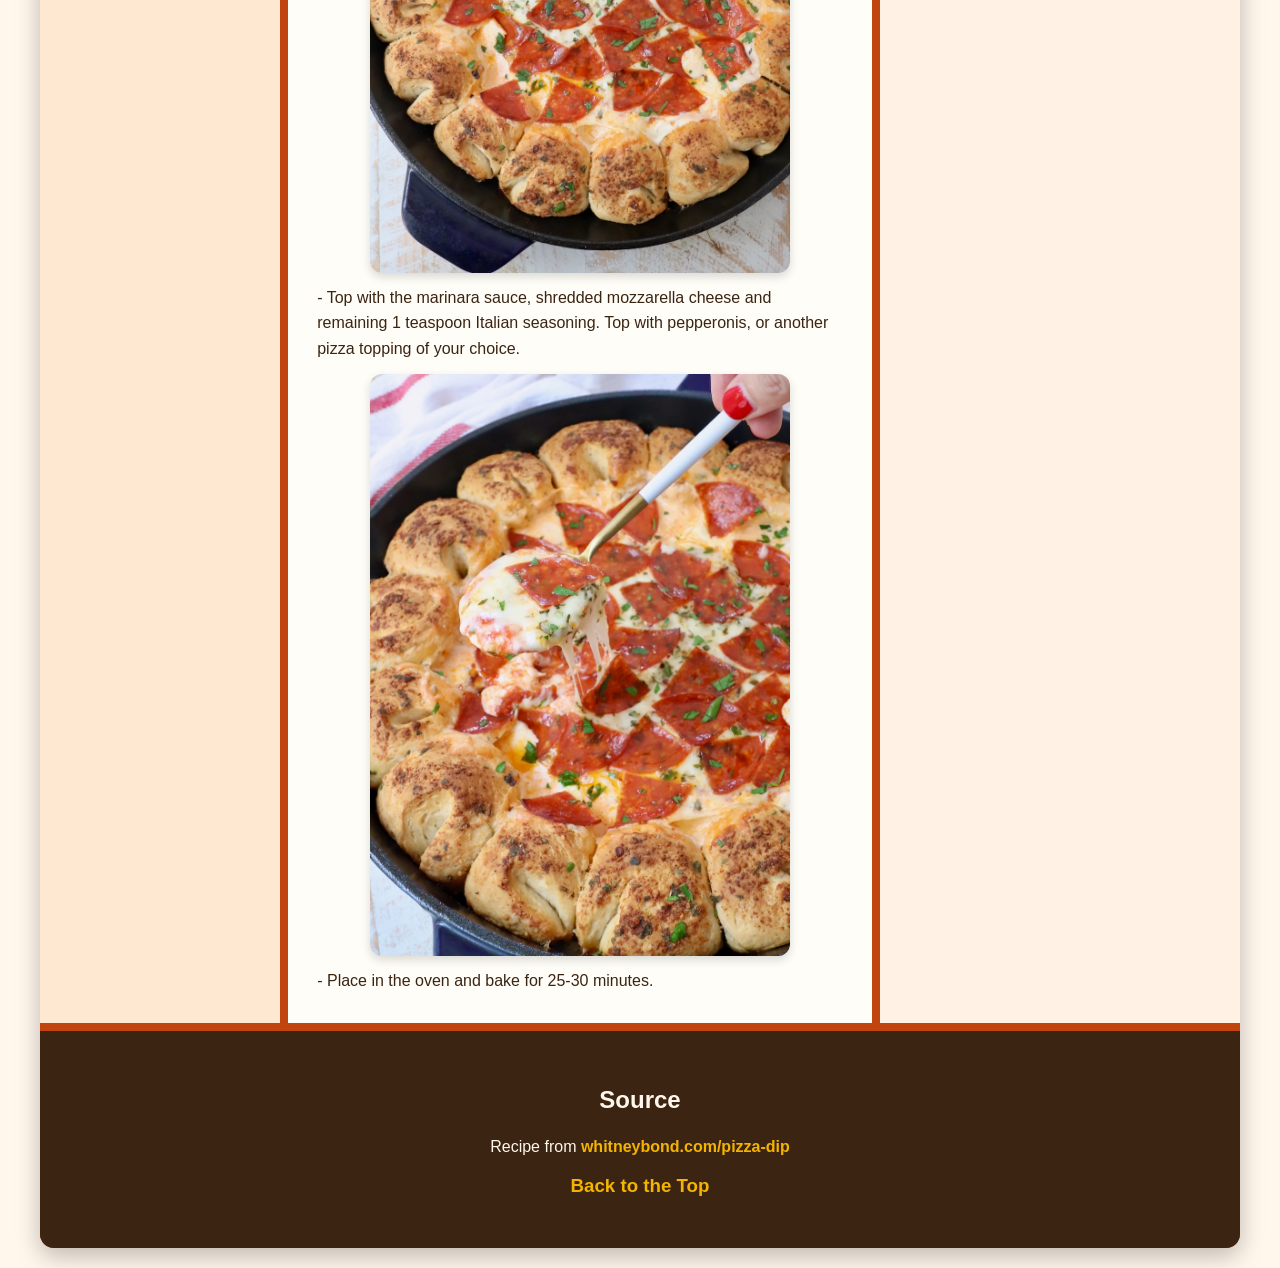
<file: assignments/pizza-dip/recipe.html>
<!DOCTYPE html>
<html lang="en">
<head>
	<meta charset='utf-8'>
	<meta http-equiv='X-UA-Compatible' content='IE=edge'>
	<title>Pizza Dip</title>
	<meta name='viewport' content='width=device-width, initial-scale=1'>
	<link rel='stylesheet' type='text/css' media='screen' href='main.css'>
	<script src='script.js'></script>
</head>
<body>
	<div class="grid-container">
        <div id="header"><a href="../../index.html#works" class="back-link">&larr; Back to Portfolio</a><h1>Recipe: Pizza Dip</h1>
    </div>
        <div id="menu">
            <h2>Menu</h2>
            <a href="#Ingredients"><h3>Ingredients</h3></a>
            <a href="#footer"><h3>Sources</h3></a>
        </div>
        <div id="main"> 
            <h1>Instructions</h1>
            <img src="pic/pizza-dip-2.jpeg" class="img" alt="pizza-dip-2">
            - Preheat the oven to 350°F.
            <img src="pic/pizza-dip-3.jpeg" class="img" alt="pizza-dip-3">
            - Cut each biscuit in half, then roll each half of dough into a ball.
            <img src="pic/pizza-dip-4.jpeg" class="img" alt="pizza-dip-4">
            - Combine the melted butter, parmesan cheese, and 1 teaspoon Italian seasoning in a bowl.
            <img src="pic/pizza-dip-5.jpeg" class="img" alt="pizza-dip-5">
            - Roll each of the balls of biscuit dough in the seasoned butter, then arrange them around the edge of a greased large cast iron skillet.
            <img src="pic/pizza-dip-6.jpeg" class="img" alt="pizza-dip-6">
            - In a large bowl, use an electric mixer, or stand mixer, to combine the cream cheese, ricotta cheese and 2 teaspoons Italian seasoning.
            <img src="pic/pizza-dip-7.jpeg" class="img" alt="pizza-dip-7">
            - Spread the cream cheese mixture in the bottom of the skillet in the middle of the balls of dough.
            <img src="pic/pizza-dip-8.jpeg" class="img" alt="pizza-dip-8">
            - Top with the marinara sauce, shredded mozzarella cheese and remaining 1 teaspoon Italian seasoning. Top with pepperonis, or another pizza topping of your choice.
            <img src="pic/pizza-dip-9.jpeg" class="img" alt="pizza-dip-9">
            - Place in the oven and bake for 25-30 minutes.
        </div>
        <div id="right">
            <h1 id="Ingredients">Ingredients</h1>
            <p class="hint">Click an ingredient when you have it</p>
            <img src="pic/pizza-dip-1.jpeg" class="img" alt="pizza-dip-1">
    <section>
    <h2>FOR THE PULL-APART BREAD</h2>
	<ul class="card">
		<li>16.3 ounce can Grands biscuit dough, 8 count</li>
		<li>¼ cup melted butter</li>
		<li>2 teaspoons parmesan cheese, grated</li>
		<li>1 teaspoon Italian seasoning, click link for the recipe</li>
	</ul>
    <h2>FOR THE PIZZA DIP</h2>
	<ul class="card">
		<li>8 ounces cream cheese, softened</li>
		<li>1 cup ricotta cheese</li>
		<li>3 teaspoons Italian seasoning, divided</li>
		<li>1 cup marinara sauce, or pizza sauce</li>
        <li>1 ½ cups mozzarella cheese, grated</li>
        <li>8 slices pepperoni, quartered (optional topping)</li>
	</ul>
	</section>
        </div>

        <div id="footer"><h2>Source</h2>
            Recipe from <a href="https://whitneybond.com/pizza-dip/" target="_blank">whitneybond.com/pizza-dip</a><br>
            <a href="#header"><h3>Back to the Top</h3></a>
        </div>
        </div>

	<button id="topBtn" title="Back to top">&#8679; Top</button>
</body>
</html>
</file>
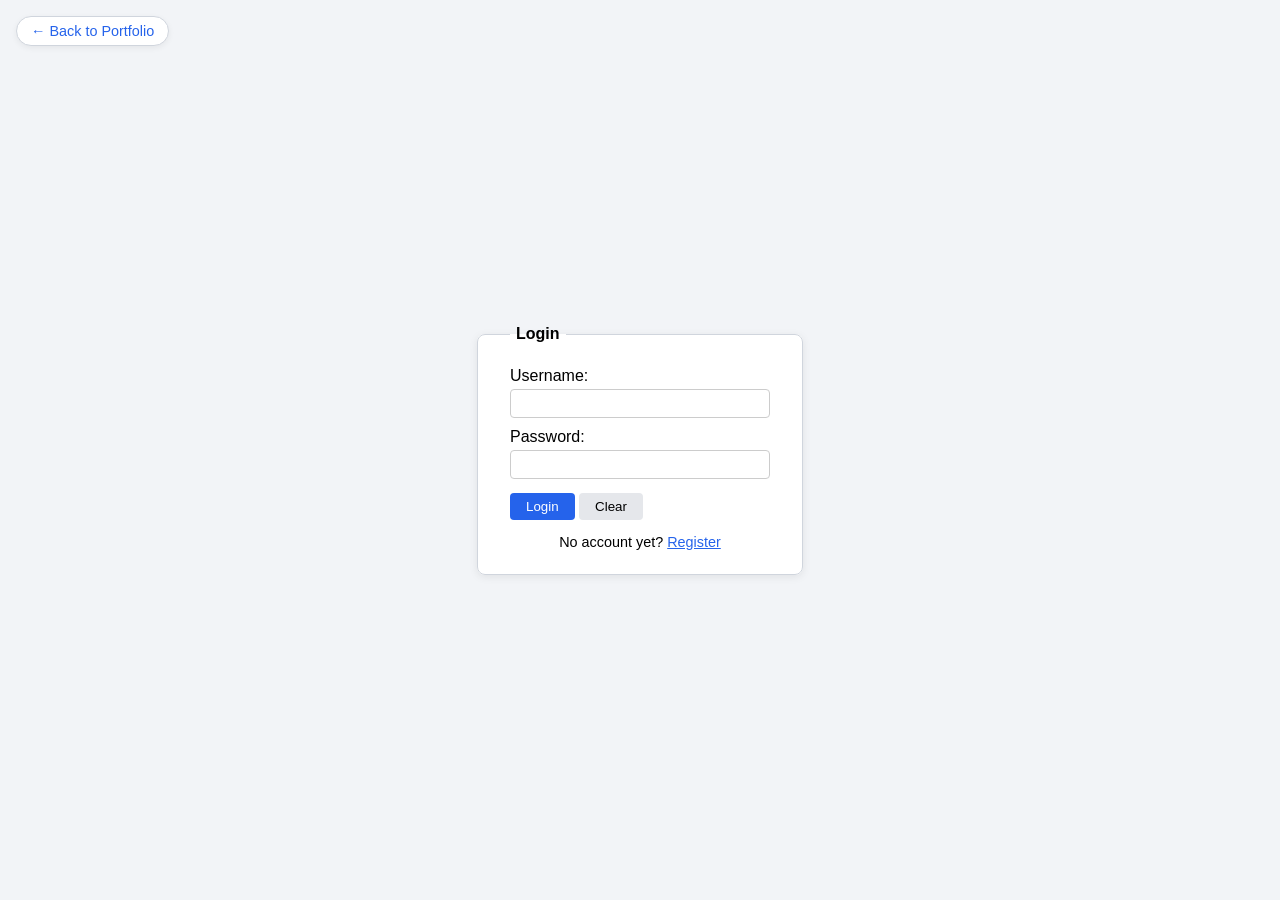
<file: assignments/register-login/login.html>
<!DOCTYPE html>
<html lang="en">
	<head>
		<meta charset="UTF-8">
		<title>Login</title>
		<meta name="viewport" content="width=device-width, initial-scale=1">
		<link rel="stylesheet" type="text/css" href="style.css">
		<script type="text/javascript" src="login.js"></script>
	</head>
	<body>
		<a href="../../index.html#works" class="back-link">&larr; Back to Portfolio</a>
		<form name="myLogin" id="myLogin">
			<fieldset>
				<legend>Login</legend>
				Username:
				<input type="text" name="username" id="username" required>
				<br>
				Password:
				<input type="password" name="password" required>
				<br>
				<input type="submit" value="Login" id="loginBtn">
				<input type="reset" value="Clear" id="clearBtn">
				<p class="switch-link">No account yet? <a href="register.html">Register</a></p>
			</fieldset>
		</form>
	</body>
</html>
</file>
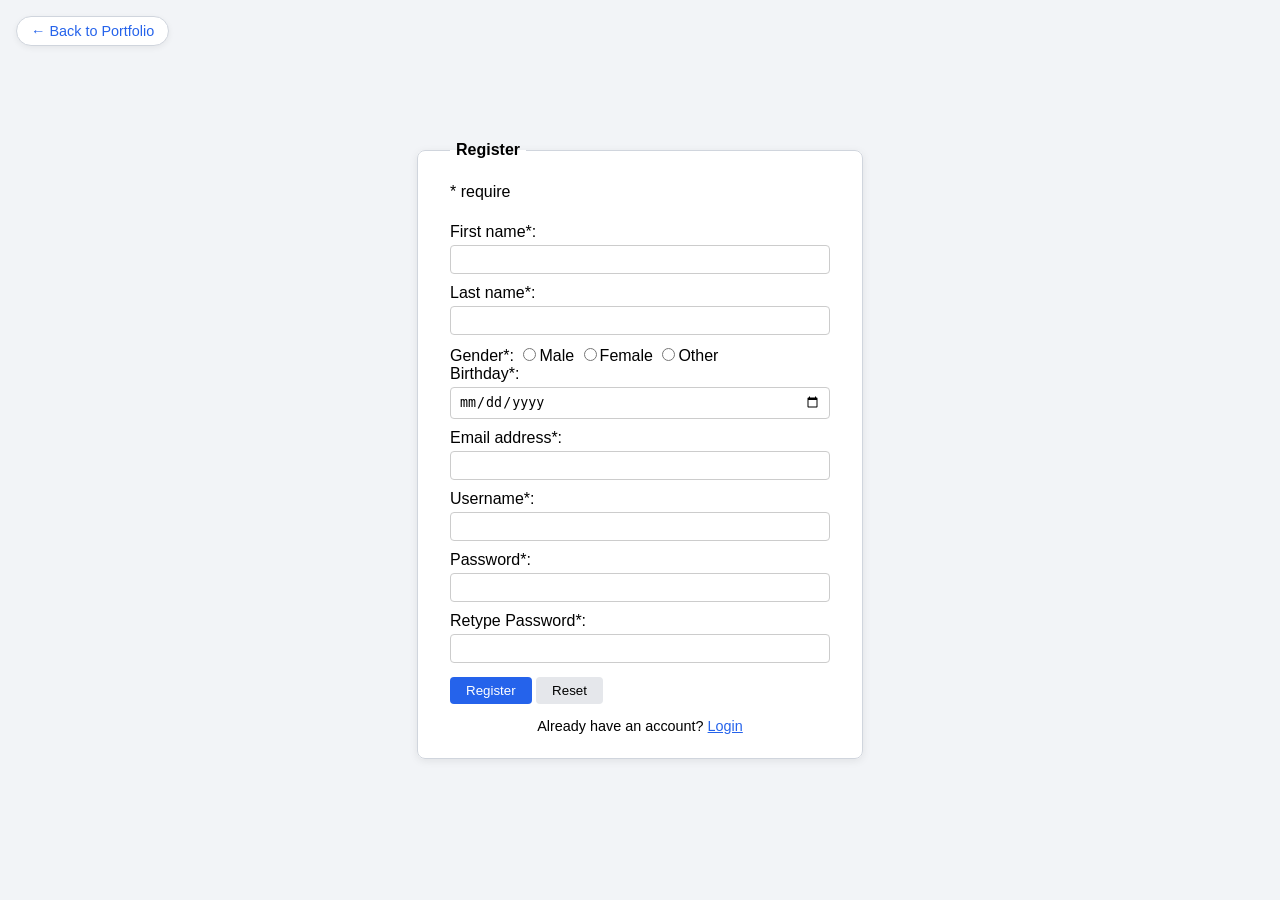
<file: assignments/register-login/register.html>
<!DOCTYPE html>
<html lang="en">
	<head>
		<meta charset="UTF-8">
		<title>Register</title>
		<meta name="viewport" content="width=device-width, initial-scale=1">
		<link rel="stylesheet" type="text/css" href="style.css">
		<script type="text/javascript" src="register.js"></script>
	</head>
	<body>
		<a href="../../index.html#works" class="back-link">&larr; Back to Portfolio</a>
		<form name="myRegister" id="myRegister" action="login.html">
			<fieldset>
				<legend>Register</legend>
				<span>* require</span> <br>
				<span id="errormsg"></span> <br>
				First name*:
				<input type="text" name="firstname" required>
				Last name*:
				<input type="text" name="lastname">
				<br>
				Gender*:
				<input type="radio" name="gender" value="male">Male
				<input type="radio" name="gender" value="female">Female
				<input type="radio" name="gender" value="other">Other
				<br>
				Birthday*:
				<input type="date" name="bday" value="">
				<br>
				Email address*:
				<input type="email" name="email">
				<br>
				Username*:
				<input type="text" name="username">
				<br>
				Password*:
				<input type="password" name="password" required>
				<br>
				Retype Password*:
				<input type="password" name="password" required>
				<br>
				<input type="submit" value="Register" id="registerBtn">
				<input type="reset" value="Reset" id="resetBtn">
				<p class="switch-link">Already have an account? <a href="login.html">Login</a></p>
			</fieldset>
		</form>
	</body>
</html>
</file>
<file: css/style.css>
/* =============================================================================
   Portfolio - Rapeepa Janwongduan
   ใช้ร่วมกันทั้ง index.html และ project.html
   ============================================================================= */

/* ---------- ตัวแปรสี ---------- */
:root {
    --bg: #F6F0E6;          /* ครีมแบบผนังในรูป */
    --surface: #FFFDF9;
    --ink: #1F2A36;         /* กรมท่าเข้ม */
    --muted: #6B6458;
    --primary: #2F4858;     /* กรมท่าอมเขียว แบบโซฟา */
    --primary-soft: #E2E8EA;
    --accent: #B5473A;      /* แดงอิฐ แบบเสื้อลายสก๊อต */
    --accent-soft: #F4E0DA;
    --mustard: #C99A3B;     /* เหลืองมัสตาร์ด แบบปกแผ่นเสียง */
    --mustard-soft: #F3E8CF;
    --line: #E6DCCD;
    --radius: 18px;
    --shadow: 0 8px 24px rgba(31, 42, 54, 0.08);
}

/* ---------- Base ---------- */
* {
    box-sizing: border-box;
}

html {
    scroll-behavior: smooth;
}

body {
    margin: 0;
    font-family: 'IBM Plex Sans Thai', Tahoma, sans-serif;
    background-color: var(--bg);
    color: var(--ink);
    line-height: 1.7;
}

h1, h2, h3, .logo {
    font-family: 'Mitr', sans-serif;
    font-weight: 500;
    line-height: 1.3;
}

img {
    max-width: 100%;
    display: block;
}

a {
    color: var(--primary);
}

main {
    width: 90%;
    max-width: 1080px;
    margin: 0 auto;
}

/* ---------- Navbar ---------- */
.navbar {
    position: sticky;
    top: 0;
    z-index: 100;
    display: flex;
    align-items: center;
    justify-content: space-between;
    padding: 14px 5%;
    background-color: rgba(246, 240, 230, 0.92);
    backdrop-filter: blur(8px);
    border-bottom: 1px solid var(--line);
}

.logo {
    font-size: 1.5rem;
    color: var(--ink);
    text-decoration: none;
}

.logo span {
    color: var(--accent);
}

.navbar nav {
    display: flex;
    gap: 6px;
}

.navbar nav a {
    padding: 6px 14px;
    border-radius: 999px;
    color: var(--ink);
    text-decoration: none;
    font-weight: 500;
    transition: background-color 0.2s ease, color 0.2s ease;
}

.navbar nav a:hover,
.navbar nav a.active {
    background-color: var(--primary-soft);
    color: var(--primary);
}

.menu-btn {
    display: none;
    background: none;
    border: none;
    font-size: 1.6rem;
    color: var(--ink);
    cursor: pointer;
}

/* ---------- Buttons ---------- */
.btn {
    display: inline-block;
    padding: 12px 26px;
    border-radius: 999px;
    font-weight: 600;
    text-decoration: none;
    transition: transform 0.2s ease, box-shadow 0.2s ease;
}

.btn:hover {
    transform: translateY(-3px);
}

.btn-primary {
    background-color: var(--primary);
    color: #FFFFFF;
    box-shadow: 0 6px 16px rgba(47, 72, 88, 0.3);
}

.btn-outline {
    border: 2px solid var(--primary);
    color: var(--primary);
    background-color: transparent;
}

/* ---------- Hero ---------- */
.hero {
    width: 90%;
    max-width: 1080px;
    margin: 0 auto;
    padding: 70px 0 50px;
    display: flex;
    align-items: center;
    gap: 60px;
}

.hero-photo {
    flex: 0 0 300px;
    position: relative;
}

/* รูปโปรไฟล์ทรงสี่เหลี่ยม ไม่มีเงา */
.hero-photo img {
    width: 100%;
    aspect-ratio: 1 / 1;
    object-fit: cover;
    border: 6px solid var(--surface);
    border-radius: 24px;
}

.eyebrow {
    margin: 0;
    color: var(--accent);
    font-weight: 600;
    letter-spacing: 2px;
    text-transform: uppercase;
    font-size: 0.9rem;
}

.hero h1 {
    margin: 6px 0 0;
    font-size: 2.8rem;
}

.name-en {
    margin: 0 0 16px;
    color: var(--primary);
    font-family: 'Mitr', sans-serif;
    font-size: 1.3rem;
}

.intro {
    color: var(--muted);
    max-width: 560px;
    margin: 0 0 26px;
}

.hero-buttons {
    display: flex;
    flex-wrap: wrap;
    gap: 12px;
}

/* ---------- Sections ---------- */
.section {
    padding: 50px 0;
    border-top: 1px dashed var(--line);
}

.section-title {
    margin: 0 0 26px;
    font-size: 1.9rem;
}

.section-title span {
    display: block;
    font-family: 'IBM Plex Sans Thai', sans-serif;
    font-size: 0.95rem;
    font-weight: 500;
    color: var(--muted);
}

/* Grid ปรับจำนวนคอลัมน์อัตโนมัติตามความกว้างจอ */
.card-grid {
    display: grid;
    grid-template-columns: repeat(auto-fill, minmax(240px, 1fr));
    gap: 18px;
}

.card-grid.small {
    grid-template-columns: repeat(auto-fill, minmax(150px, 1fr));
}

/* Hobbies */
.mini-card {
    display: flex;
    flex-direction: column;
    align-items: center;
    gap: 6px;
    padding: 18px 10px;
    background-color: var(--surface);
    border: 1px solid var(--line);
    border-radius: var(--radius);
    font-weight: 500;
    text-align: center;
    transition: transform 0.2s ease;
}

.mini-card:hover {
    transform: translateY(-4px) rotate(-2deg);
}

/* Skills */
.skill-card {
    padding: 22px;
    background-color: var(--surface);
    border-radius: var(--radius);
    box-shadow: var(--shadow);
}

.skill-card h3 {
    margin: 0 0 4px;
    font-size: 1.15rem;
}

.skill-card p {
    margin: 0;
    color: var(--muted);
    font-size: 0.9rem;
}

/* Interests / tags */
.tag-list {
    display: flex;
    flex-wrap: wrap;
    gap: 10px;
    list-style: none;
    margin: 0;
    padding: 0;
}

.tag-list li {
    padding: 8px 18px;
    background-color: var(--primary-soft);
    color: var(--primary);
    border-radius: 999px;
    font-weight: 500;
}

.tag-list li:nth-child(3n+2) {
    background-color: var(--accent-soft);
    color: var(--accent);
}

.tag-list li:nth-child(3n) {
    background-color: var(--mustard-soft);
    color: #8A6420;
}

/* Works */
/* ให้การ์ดสูงพอดีกับข้อความ ไม่ยืดตามการ์ดที่สูงที่สุดในแถว */
.works-grid {
    align-items: start;
}

.work-card {
    position: relative;
    display: flex;
    flex-direction: column;
    padding: 24px;
    background-color: var(--surface);
    border: 1px solid var(--line);
    border-radius: var(--radius);
    color: var(--ink);
    text-decoration: none;
    transition: transform 0.2s ease, box-shadow 0.2s ease, border-color 0.2s ease;
}

.work-card:hover {
    transform: translateY(-5px);
    box-shadow: var(--shadow);
    border-color: var(--primary);
}

.work-no {
    font-family: 'Mitr', sans-serif;
    font-size: 1.8rem;
    color: var(--accent);
}

.work-card h3 {
    margin: 4px 0 8px;
    font-size: 1.15rem;
}

.work-card p {
    margin: 0 0 14px;
    color: var(--muted);
    font-size: 0.95rem;
    flex-grow: 1;
}

.work-tags {
    margin-top: auto;   /* ดันลงล่างสุดของการ์ด */
    font-size: 0.85rem;
    font-weight: 600;
    color: var(--primary);
}

.work-card.highlight {
    background-color: var(--primary);
    border-color: var(--primary);
    color: #FFFFFF;
}

.work-card.highlight p,
.work-card.highlight .work-tags,
.work-card.highlight .work-no {
    color: #FFFFFF;
}

/* Contact */
.contact {
    text-align: center;
}

.contact p {
    color: var(--muted);
}

.social-btn {
    display: inline-block;
    padding: 12px 28px;
    border-radius: 999px;
    background-color: var(--primary);
    color: #FFFFFF;
    font-weight: 600;
    text-decoration: none;
    transition: transform 0.2s ease;
}

.social-btn:hover {
    transform: scale(1.05);
}

/* ---------- Project page ---------- */
.page-header {
    width: 90%;
    max-width: 1080px;
    margin: 0 auto;
    padding: 60px 0 30px;
}

.page-header h1 {
    margin: 6px 0 8px;
    font-size: 2.6rem;
}

.page-header p {
    color: var(--muted);
}

.project-card {
    display: flex;
    gap: 30px;
    margin-bottom: 30px;
    padding: 32px;
    background-color: var(--surface);
    border-radius: 24px;
    box-shadow: var(--shadow);
}

.project-label {
    flex: 0 0 160px;
    display: flex;
    flex-direction: column;
    gap: 10px;
}

.project-no {
    font-family: 'Mitr', sans-serif;
    font-size: 3.5rem;
    line-height: 1;
    color: var(--primary-soft);
    -webkit-text-stroke: 2px var(--primary);
}

.badge {
    align-self: flex-start;
    padding: 4px 12px;
    background-color: var(--accent-soft);
    color: var(--accent);
    border-radius: 999px;
    font-size: 0.8rem;
    font-weight: 600;
}

.project-body h2 {
    margin: 0;
    font-size: 1.7rem;
}

.project-sub {
    margin: 4px 0 14px;
    color: var(--primary);
    font-weight: 500;
}

.project-info {
    display: grid;
    gap: 10px;
    margin: 18px 0;
    padding: 16px 20px;
    background-color: var(--bg);
    border-radius: 12px;
}

.project-info dt {
    font-weight: 600;
    font-size: 0.85rem;
    color: var(--muted);
}

.project-info dd {
    margin: 0;
}

.back-home {
    text-align: center;
    padding: 10px 0 50px;
}

/* ---------- Footer ---------- */
.footer {
    margin-top: 30px;
    padding: 36px 5% 24px;
    background-color: var(--ink);
    color: #D8D2C6;
}

.footer a {
    color: #F0C9BE;
}

.references {
    max-width: 1080px;
    margin: 0 auto;
}

.references h3 {
    margin: 0 0 8px;
    color: #FFFFFF;
}

.references ul {
    margin: 0;
    padding-left: 20px;
    font-size: 0.9rem;
}

.copyright {
    margin: 20px 0 0;
    text-align: center;
    font-size: 0.85rem;
}

/* =============================================================================
   Responsive
   ============================================================================= */

/* Tablet */
@media only screen and (max-width: 860px) {
    .hero {
        flex-direction: column;
        text-align: center;
        gap: 36px;
        padding-top: 50px;
    }

    .hero-photo {
        flex-basis: auto;
        width: 240px;
    }

    .intro {
        margin-left: auto;
        margin-right: auto;
    }

    .hero-buttons {
        justify-content: center;
    }

    .project-card {
        flex-direction: column;
        gap: 14px;
    }

    .project-label {
        flex-basis: auto;
        flex-direction: row;
        align-items: center;
    }

    .badge {
        align-self: center;
    }
}

/* Mobile: เมนูกลายเป็นปุ่ม hamburger */
@media only screen and (max-width: 640px) {
    .menu-btn {
        display: block;
    }

    .navbar nav {
        display: none;
        position: absolute;
        top: 100%;
        left: 0;
        right: 0;
        flex-direction: column;
        padding: 10px 5% 16px;
        background-color: var(--bg);
        border-bottom: 1px solid var(--line);
    }

    /* JS จะเพิ่ม class open เมื่อกดปุ่มเมนู */
    .navbar nav.open {
        display: flex;
    }

    .hero h1 {
        font-size: 2rem;
    }

    .section-title,
    .page-header h1 {
        font-size: 1.6rem;
    }

    .project-card {
        padding: 22px;
    }

    .project-no {
        font-size: 2.6rem;
    }

    .project-body h2 {
        font-size: 1.35rem;
    }
}

/* ---------- Project details ---------- */
.project-heading {
    margin: 22px 0 6px;
    font-size: 1.15rem;
    color: var(--primary);
}

.step-list {
    margin: 0;
    padding-left: 22px;
    font-size: 0.88rem;   /* ตัวอักษรเล็กลง */
}

.step-list li {
    margin-bottom: 6px;
}

.step-list strong {
    font-weight: 600;
}

.project-figure {
    margin: 22px 0 0;
}

.project-figure img {
    width: 100%;
    border-radius: 12px;
    border: 1px solid var(--line);
}

.project-figure figcaption {
    margin-top: 6px;
    font-size: 0.85rem;
    color: var(--muted);
    text-align: center;
}
</file>
<file: assignments/blog/main.css>
/* =============================================================================
   Assignment 5: Blogger - Styling
   ============================================================================= */

* {
    box-sizing: border-box;
}

body {
    margin: 0;
    padding: 30px 15px;
    font-family: 'Segoe UI', Tahoma, Arial, sans-serif;
    background: linear-gradient(135deg, #E0F2FE 0%, #EDE9FE 100%);
    color: #1E293B;
    min-height: 100vh;
}

.forum {
    width: 90%;
    max-width: 700px;
    margin: 0 auto;
    padding: 30px;
    background-color: #FFFFFF;
    border-radius: 18px;
    box-shadow: 0 10px 30px rgba(0, 0, 0, 0.08);
}

#top {
    margin: 0 0 20px;
    text-align: center;
    color: #4C1D95;
    font-size: 2rem;
    padding-bottom: 12px;
    border-bottom: 3px solid #A78BFA;
}

.label {
    margin: 16px 0 6px;
    font-size: 0.85rem;
    font-weight: 600;
    color: #64748B;
    text-transform: uppercase;
    letter-spacing: 1px;
}

.post {
    min-height: 50px;
    padding: 14px 18px;
    background-color: #F8FAFC;
    border: 1px solid #E2E8F0;
    border-left: 5px solid #7C3AED;
    border-radius: 10px;
    line-height: 1.6;
    word-wrap: break-word;
}

/* ทำให้ reply เยื้องเข้ามาเหมือนการตอบกระทู้ */
.reply {
    margin-left: 30px;
    border-left-color: #38BDF8;
}

/* กล่องว่างจะแสดงข้อความจางๆ */
.post:empty::before {
    content: "No message yet";
    color: #CBD5E1;
    font-style: italic;
}

.write-box {
    margin-top: 28px;
    padding-top: 20px;
    border-top: 2px dashed #E2E8F0;
}

textarea {
    width: 100%;
    height: 100px;
    padding: 12px;
    font-family: inherit;
    font-size: 1rem;
    border: 2px solid #CBD5E1;
    border-radius: 10px;
    resize: vertical;
    outline: none;
    transition: border-color 0.2s ease;
}

textarea:focus {
    border-color: #7C3AED;
}

.buttons {
    display: flex;
    justify-content: flex-end;
    gap: 10px;
    margin-top: 10px;
}

button {
    padding: 10px 24px;
    font-size: 1rem;
    font-weight: 600;
    border: none;
    border-radius: 8px;
    cursor: pointer;
    transition: transform 0.15s ease, box-shadow 0.15s ease;
}

button:hover {
    transform: translateY(-2px);
}

.post-btn {
    background-color: #7C3AED;
    color: #FFFFFF;
    box-shadow: 0 4px 10px rgba(124, 58, 237, 0.3);
}

.clear-btn {
    background-color: #E2E8F0;
    color: #334155;
}

/* ---------- Responsive ---------- */
@media only screen and (max-width: 480px) {
    .forum {
        width: 100%;
        padding: 18px;
    }

    #top {
        font-size: 1.5rem;
    }

    .reply {
        margin-left: 12px;
    }

    .buttons button {
        flex: 1;
    }
}

/* ---------- Back to portfolio ---------- */
.back-link {
    display: inline-block;
    margin-bottom: 14px;
    padding: 4px 14px;
    border: 2px solid #7C3AED;
    border-radius: 20px;
    color: #7C3AED;
    font-size: 0.9rem;
    text-decoration: none;
    transition: all 0.2s ease;
}

.back-link:hover {
    background-color: #7C3AED;
    color: #FFFFFF;
}
</file>
<file: assignments/square-game/game.css>
/* =============================================================================
   MDT312 Assignment 7: Square Game Styling
   ตกแต่งให้สวยงาม สะอาดตา และ User-Friendly ตามเกณฑ์การให้คะแนน
   ============================================================================= */

@import url('https://fonts.googleapis.com/css2?family=Kanit:wght@300;400;600&display=swap');

* {
    box-sizing: border-box;
    margin: 0;
    padding: 0;
}

body {
    font-family: 'Kanit', sans-serif;
    background: linear-gradient(135deg, #f0f4f8 0%, #d9e2ec 100%);
    min-height: 100vh;
    padding: 30px 15px;
    color: #334e68;
    display: flex;
    flex-direction: column;
    align-items: center;
}

/* Control Panel */
fieldset {
    width: 100%;
    max-width: 540px;
    background: #ffffff;
    border: none;
    border-radius: 16px;
    box-shadow: 0 10px 25px rgba(0, 0, 0, 0.08);
    padding: 20px 25px;
    display: flex;
    flex-wrap: wrap;
    align-items: center;
    justify-content: space-between;
    gap: 12px;
}

legend {
    font-weight: 600;
    font-size: 1.25rem;
    color: #102a43;
    padding: 0 12px;
    background: #e0f2fe;
    border-radius: 8px;
    margin-bottom: 5px;
}

input[type="text"] {
    width: 70px;
    padding: 8px 12px;
    border: 2px solid #cbd5e1;
    border-radius: 8px;
    font-size: 1rem;
    font-family: inherit;
    text-align: center;
    outline: none;
    transition: border-color 0.2s;
}

input[type="text"]:focus {
    border-color: #3b82f6;
}

select {
    padding: 8px 14px;
    border: 2px solid #cbd5e1;
    border-radius: 8px;
    font-size: 1rem;
    font-family: inherit;
    background-color: white;
    cursor: pointer;
    outline: none;
}

button#start {
    padding: 8px 20px;
    background: linear-gradient(135deg, #3b82f6 0%, #1d4ed8 100%);
    color: white;
    border: none;
    border-radius: 8px;
    font-size: 1rem;
    font-weight: 600;
    font-family: inherit;
    cursor: pointer;
    box-shadow: 0 4px 10px rgba(59, 130, 246, 0.35);
    transition: transform 0.15s ease, box-shadow 0.15s ease;
}

button#start:hover {
    transform: translateY(-2px);
    box-shadow: 0 6px 14px rgba(59, 130, 246, 0.45);
}

button#start:active {
    transform: translateY(0);
}

/* Timer Display */
#timerClock {
    display: flex;
    align-items: center;
    gap: 8px;
    font-weight: 600;
    font-size: 1.05rem;
    color: #486581;
    margin-left: auto;
}

#clock {
    display: inline-flex;
    align-items: center;
    justify-content: center;
    min-width: 42px;
    height: 36px;
    background: #fef2f2;
    color: #dc2626;
    font-weight: 700;
    font-size: 1.15rem;
    border-radius: 8px;
    border: 1px solid #fecaca;
    padding: 0 8px;
}

/* Play Area Container */
#container {
    margin-top: 25px;
    display: flex;
    justify-content: center;
    width: 100%;
}

#layer {
    position: relative;
    width: 500px;
    max-width: 100%;      /* จอเล็กกว่า 500px จะย่อลงตามจอ */
    aspect-ratio: 1 / 1;  /* ให้เป็นสี่เหลี่ยมจัตุรัสเสมอ */
    background-color: #ffffff;
    border: 3px solid #334e68;
    border-radius: 12px;
    box-shadow: 0 12px 30px rgba(0, 0, 0, 0.1);
    overflow: hidden;
}

/* Square Elements */
.square {
    position: absolute;
    width: 25px;
    height: 25px;
    border: 2px solid rgba(0, 0, 0, 0.4);
    border-radius: 5px;
    cursor: pointer;
    box-shadow: 0 2px 5px rgba(0, 0, 0, 0.2);
    transition: transform 0.1s ease, filter 0.1s ease;
}

.square:hover {
    transform: scale(1.25);
    filter: brightness(1.15);
    z-index: 10;
}

/* Colors */
.maroon {
    background-color: #991b1b;
}

.lightgreen {
    background-color: #22c55e;
}

.magenta {
    background-color: #d946ef;
}
/* Credit */
.credit {
    margin-top: 20px;
    font-size: 0.85rem;
    color: #627d98;
    text-align: center;
}

.credit a {
    color: #3b82f6;
}

/* ---------- Responsive ---------- */
@media only screen and (max-width: 480px) {
    fieldset {
        padding: 16px;
        justify-content: center;
    }

    #timerClock {
        margin-left: 0;
    }
}

/* Back to portfolio */
.back-link {
    margin-bottom: 16px;
    padding: 6px 16px;
    background: #ffffff;
    border-radius: 20px;
    color: #1d4ed8;
    font-size: 0.95rem;
    text-decoration: none;
    box-shadow: 0 4px 10px rgba(0, 0, 0, 0.06);
    transition: all 0.2s ease;
}

.back-link:hover {
    background: #1d4ed8;
    color: #ffffff;
}
</file>
<file: assignments/cinnamon-roll/style.css>
/* ---------- Base ---------- */
* {
    box-sizing: border-box;
}

body {
    margin: 0;
    font-family: 'Segoe UI', Tahoma, Arial, sans-serif;
    background-color: #FFF4E6;
    color: #4A2C17;
    line-height: 1.6;
}

img {
    display: block;
    max-width: 100%;
    height: auto;
}

/* ---------- Links (a:link / a:visited / a:hover / a:active) ---------- */
a:link {
    color: #B8541A;
    font-weight: 600;
}

a:visited {
    color: #805AD5;
}

a:hover {
    color: #E53E3E;
    text-decoration: underline;
}

a:active {
    color: #DD6B20;
}

/* ---------- Header ---------- */
.page-header {
    background: linear-gradient(135deg, #8B4A1F, #C8742B);
    color: #FFF8F0;
    text-align: center;
    padding: 24px 5% 28px;
}

.page-header h1 {
    margin: 14px 0 0;
    font-size: 2rem;
    text-shadow: 1px 2px 4px rgba(0, 0, 0, 0.3);
}

.back-link:link,
.back-link:visited {
    display: inline-block;
    color: #FFF8F0;
    text-decoration: none;
    font-size: 0.9rem;
    border: 2px solid #FFF8F0;
    border-radius: 20px;
    padding: 4px 14px;
    transition: all 0.3s ease;
}

.back-link:hover {
    background-color: #FFF8F0;
    color: #8B4A1F;
    text-decoration: none;
}

/* ---------- Main card (box model: margin, padding, border) ---------- */
.card-layout {
    width: 90%;
    max-width: 900px;
    margin: 24px auto;
    padding: 30px;
    background-color: #FFFDF9;
    border: 2px solid #F0D9BF;
    border-radius: 20px;
    box-shadow: 0 10px 30px rgba(0, 0, 0, 0.08);
}

h2 {
    text-align: center;
    color: #8B4A1F;
    border-bottom: 3px solid #C8742B;
    padding-bottom: 8px;
    margin: 30px 0 16px;
}

/* ---------- Images ---------- */
.hero-img,
.section-img,
.steps-img {
    margin: 0 auto 16px;
    border: 5px solid #FFFFFF;
    border-radius: 16px;
    box-shadow: 0 8px 20px rgba(0, 0, 0, 0.18);
}

.hero-img {
    width: 60%;
}

.section-img {
    width: 45%;
}

.steps-img {
    width: 30%;
}

/* ---------- Flex containers (display: flex) ---------- */
.flex-container {
    display: flex;
    flex-wrap: wrap;
    justify-content: center;
    gap: 2%;
    row-gap: 12px;
    list-style: none;
    margin: 0;
    padding: 0;
}

/* ---------- Ingredients ---------- */
.ingredients li {
    width: 31%;
    background-color: #FFFFFF;
    border: 2px solid #F0D9BF;
    border-left: 6px solid #C8742B;
    border-radius: 12px;
    padding: 12px 14px;
    text-align: center;
    box-shadow: 0 3px 8px rgba(0, 0, 0, 0.05);
    transition: all 0.3s ease;
}

.ingredients li:hover {
    transform: translateY(-4px);
    box-shadow: 0 8px 18px rgba(200, 116, 43, 0.25);
}

.ingredients .note {
    display: block;
    margin-top: 6px;
    font-size: 0.85rem;
    color: #7A5A44;
    text-align: left;
}

/* ---------- Steps ---------- */
.hint {
    text-align: center;
    margin: 0;
    font-size: 0.9rem;
    color: #7A5A44;
}

.progress {
    text-align: center;
    margin: 6px 0 14px;
    font-weight: 600;
    color: #B8541A;
}

.step {
    margin: 14px 0;
    padding: 14px 18px;
    background-color: #FFFFFF;
    border: 2px solid #F0D9BF;
    border-left: 6px solid #C8742B;
    border-radius: 14px;
    cursor: pointer;
    transition: all 0.3s ease;
}

.step h3 {
    margin: 0 0 6px;
    color: #8B4A1F;
}

.step p {
    margin: 0;
}

.step:hover {
    transform: translateY(-4px);
    box-shadow: 0 8px 18px rgba(200, 116, 43, 0.25);
}

.step:active {
    transform: translateY(1px) scale(0.99);
}

.step.done {
    background-color: #EAF6E7;
    border-left-color: #4C9A3E;
}

.step.done h3::after {
    content: " \2713";
    color: #4C9A3E;
}

/* ---------- Gallery ---------- */
.gallery img {
    width: 31%;
    border-radius: 12px;
    box-shadow: 0 4px 10px rgba(0, 0, 0, 0.15);
    transition: all 0.3s cubic-bezier(0.25, 0.8, 0.25, 1);
}

.gallery img:hover {
    transform: scale(1.1) rotate(3deg);
}

/* ---------- Source ---------- */
.source {
    margin-top: 30px;
    padding-top: 16px;
    border-top: 2px dashed #E3C7A5;
    text-align: center;
    font-size: 0.9rem;
}

/* ---------- Responsive: Tablet ---------- */
@media only screen and (max-width: 768px) {
    .page-header h1 {
        font-size: 1.6rem;
    }

    .card-layout {
        width: 94%;
        padding: 20px;
    }

    .hero-img {
        width: 80%;
    }

    .section-img {
        width: 70%;
    }

    .steps-img {
        width: 55%;
    }

    .ingredients li {
        width: 48%;
    }

    .gallery img {
        width: 48%;
    }
}

/* ---------- Responsive: Mobile ---------- */
@media only screen and (max-width: 480px) {
    .page-header h1 {
        font-size: 1.3rem;
    }

    .card-layout {
        width: 96%;
        padding: 14px;
        border-radius: 14px;
    }

    .hero-img,
    .section-img,
    .steps-img {
        width: 100%;
    }

    .ingredients li {
        width: 100%;
    }

    .gallery img {
        width: 100%;
    }
}
</file>
<file: assignments/pizza-dip/main.css>
/* ---------- Base / Reset ---------- */
* {
    box-sizing: border-box;
}

body {
    margin: 0;
    font-family: 'Poppins', Arial, sans-serif;
    background-color: #FFF6EC;
    color: #3B2412;
    line-height: 1.6;
}

img {
    display: block;
    width: 80%;
    height: auto;
    max-width: 90%;
    margin: 12px auto;
    border-radius: 12px;
    box-shadow: 0 4px 10px rgba(0, 0, 0, 0.15);
}

h1, h2, h3 {
    font-family: 'Poppins', sans-serif;
    text-align: center;
    margin: 0.6em 0;
}

/* ---------- Grid Layout ---------- */
.grid-container {
    display: grid;
    grid-template-columns: 20% auto 30%;
    gap: 8px;
    width: 96%;
    max-width: 1200px;
    margin: 20px auto;
    background-color: #C1440E;
    border-radius: 14px;
    overflow: hidden;
    box-shadow: 0 8px 24px rgba(0, 0, 0, 0.25);
}

.grid-container > div {
    background-color: #FFFDF7;
    padding: 5%;
    font-size: 1rem;
}

/* ---------- Header ---------- */
#header {
    grid-column: 1 / span 3;
    text-align: center;
    background: linear-gradient(135deg, #C1440E, #E8712C);
    color: #FFF6EC;
    padding: 4% 2%;
}

#header h1 {
    font-size: 2.2rem;
    letter-spacing: 1px;
    text-shadow: 1px 2px 4px rgba(0, 0, 0, 0.3);
    margin: 0;
}

/* ---------- Menu ---------- */
#menu {
    grid-column: 1 / span 1;
    background-color: #FFE8D1;
}

#menu h2 {
    color: #C1440E;
    border-bottom: 2px solid #E8712C;
    padding-bottom: 8px;
}

#menu a {
    text-decoration: none;
}

#menu h3 {
    background-color: #FFFFFF;
    color: #3B2412;
    padding: 10px 8px;
    border-radius: 8px;
    margin: 10px 0;
    box-shadow: 0 2px 6px rgba(0, 0, 0, 0.08);
    transition: transform 0.2s ease, background-color 0.2s ease;
}

#menu h3:hover {
    background-color: #E8712C;
    color: #FFFFFF;
    transform: translateX(4px);
}

/* ---------- Main content ---------- */
#main {
    grid-column: 2 / span 1;
    background-color: #FFFDF7;
}

#main h1 {
    color: #C1440E;
    font-size: 1.6rem;
}

/* ---------- Ingredients / Right column ---------- */
#right {
    grid-column: 3 / span 1;
    background-color: #FFF1E3;
}

#right h1 {
    color: #C1440E;
    font-size: 1.4rem;
}

#right h2 {
    color: #3B2412;
    font-size: 1.05rem;
    text-align: left;
    margin-top: 1.2em;
}

.card {
    background-color: #FFFFFF;
    border: 1px solid #F0D9C2;
    border-left: 5px solid #E8712C;
    border-radius: 10px;
    display: block;
    list-style: none;
    padding: 10px 16px;
    margin: 6px 0;
    box-shadow: 0 2px 6px rgba(0, 0, 0, 0.06);
    font-size: 0.95rem;
}

/* ---------- Footer ---------- */
#footer {
    grid-column: 1 / span 3;
    text-align: center;
    background-color: #3B2412;
    color: #FFF6EC;
    padding: 3% 2%;
}

#footer a {
    color: #F4B400;
    text-decoration: none;
    font-weight: 600;
}

#footer a:hover {
    text-decoration: underline;
}

/* ---------- Responsive: Tablet ---------- */
@media only screen and (max-width: 768px) {
    .grid-container {
        grid-template-columns: 48% 48%;
        gap: 8px;
        width: 94%;
    }

    #header {
        grid-column: 1 / span 2;
    }
    #menu {
        grid-column: 1 / span 1;
    }
    #main {
        grid-column: 2 / span 1;
    }
    #right {
        grid-column: 1 / span 2;
    }
    #footer {
        grid-column: 1 / span 2;
    }

    #header h1 {
        font-size: 1.8rem;
    }

    img {
        width: 90%;
    }
}

/* ---------- Responsive: Mobile ---------- */
@media only screen and (max-width: 480px) {
    .grid-container {
        grid-template-columns: 100%;
        gap: 8px;
        width: 92%;
        border-radius: 10px;
    }

    #header, #menu, #main, #right, #footer {
        grid-column: 1 / span 1;
    }

    #header h1 {
        font-size: 1.4rem;
    }

    #main h1, #right h1 {
        font-size: 1.2rem;
    }

    .card {
        font-size: 0.9rem;
        padding: 8px 12px;
    }

    img {
        width: 100%;
    }
}
/* ---------- JavaScript features ---------- */
.hint {
    text-align: center;
    font-size: 0.85rem;
    color: #8A6A52;
    margin: 0;
}

.card li {
    cursor: pointer;
    padding: 2px 0;
    transition: color 0.2s ease;
}

.card li:hover {
    color: #C1440E;
}

.card li.checked {
    text-decoration: line-through;
    color: #A89584;
}

.card li.checked::before {
    content: "\2713  ";
    color: #4C9A3E;
}

#topBtn {
    display: none;
    position: fixed;
    right: 20px;
    bottom: 20px;
    padding: 10px 16px;
    background-color: #C1440E;
    color: #FFFFFF;
    border: none;
    border-radius: 24px;
    font-size: 1rem;
    font-weight: 600;
    cursor: pointer;
    box-shadow: 0 4px 12px rgba(0, 0, 0, 0.25);
}

#topBtn:hover {
    background-color: #E8712C;
}

/* ---------- Back to portfolio ---------- */
.back-link {
    display: inline-block;
    margin-bottom: 10px;
    padding: 4px 14px;
    border: 2px solid #FFF6EC;
    border-radius: 20px;
    color: #FFF6EC;
    font-size: 0.9rem;
    text-decoration: none;
    transition: all 0.2s ease;
}

.back-link:hover {
    background-color: #FFF6EC;
    color: #C1440E;
}
</file>
<file: assignments/register-login/style.css>
/* =============================================================================
   Assignment 6: Register & Login - ใช้ CSS ไฟล์เดียวร่วมกันทั้ง 2 หน้า
   ============================================================================= */

body {
    font-family: Arial, sans-serif;
    background: #f2f4f7;
    display: flex;
    justify-content: center;
    align-items: center;
    min-height: 100vh;
    margin: 0;
    padding: 20px;
    box-sizing: border-box;
}

form {
    width: 100%;
    display: flex;
    justify-content: center;
}

fieldset {
    background: #ffffff;
    border: 1px solid #d0d5dd;
    border-radius: 8px;
    padding: 24px 32px;
    box-shadow: 0 2px 8px rgba(0, 0, 0, 0.08);
    width: 100%;
}

/* หน้า Register กว้างกว่าหน้า Login */
#myRegister fieldset {
    max-width: 380px;
}

#myLogin fieldset {
    max-width: 260px;
}

legend {
    font-weight: bold;
    padding: 0 6px;
}

input[type="text"],
input[type="password"],
input[type="email"],
input[type="date"] {
    width: 100%;
    padding: 6px 8px;
    margin: 4px 0 10px 0;
    box-sizing: border-box;
    border: 1px solid #ccc;
    border-radius: 4px;
}

#errormsg {
    color: #d92d20;
    font-weight: bold;
    display: block;
    margin: 4px 0;
}

input[type="submit"],
input[type="reset"] {
    padding: 6px 16px;
    border-radius: 4px;
    border: none;
    cursor: pointer;
    margin-top: 4px;
}

#registerBtn,
#loginBtn {
    background: #2563eb;
    color: white;
}

#resetBtn,
#clearBtn {
    background: #e5e7eb;
}

#registerBtn:hover,
#loginBtn:hover {
    background: #1d4ed8;
}

.switch-link {
    margin: 14px 0 0;
    font-size: 0.9rem;
    text-align: center;
}

.switch-link a {
    color: #2563eb;
}

/* ---------- Back to portfolio (มุมซ้ายบน) ---------- */
.back-link {
    position: fixed;
    top: 16px;
    left: 16px;
    padding: 6px 14px;
    background: #ffffff;
    border: 1px solid #d0d5dd;
    border-radius: 20px;
    color: #2563eb;
    font-size: 0.9rem;
    text-decoration: none;
    box-shadow: 0 2px 6px rgba(0, 0, 0, 0.06);
}

.back-link:hover {
    background: #2563eb;
    color: #ffffff;
}

@media only screen and (max-width: 480px) {
    body {
        padding-top: 70px;
    }
}
</file>
